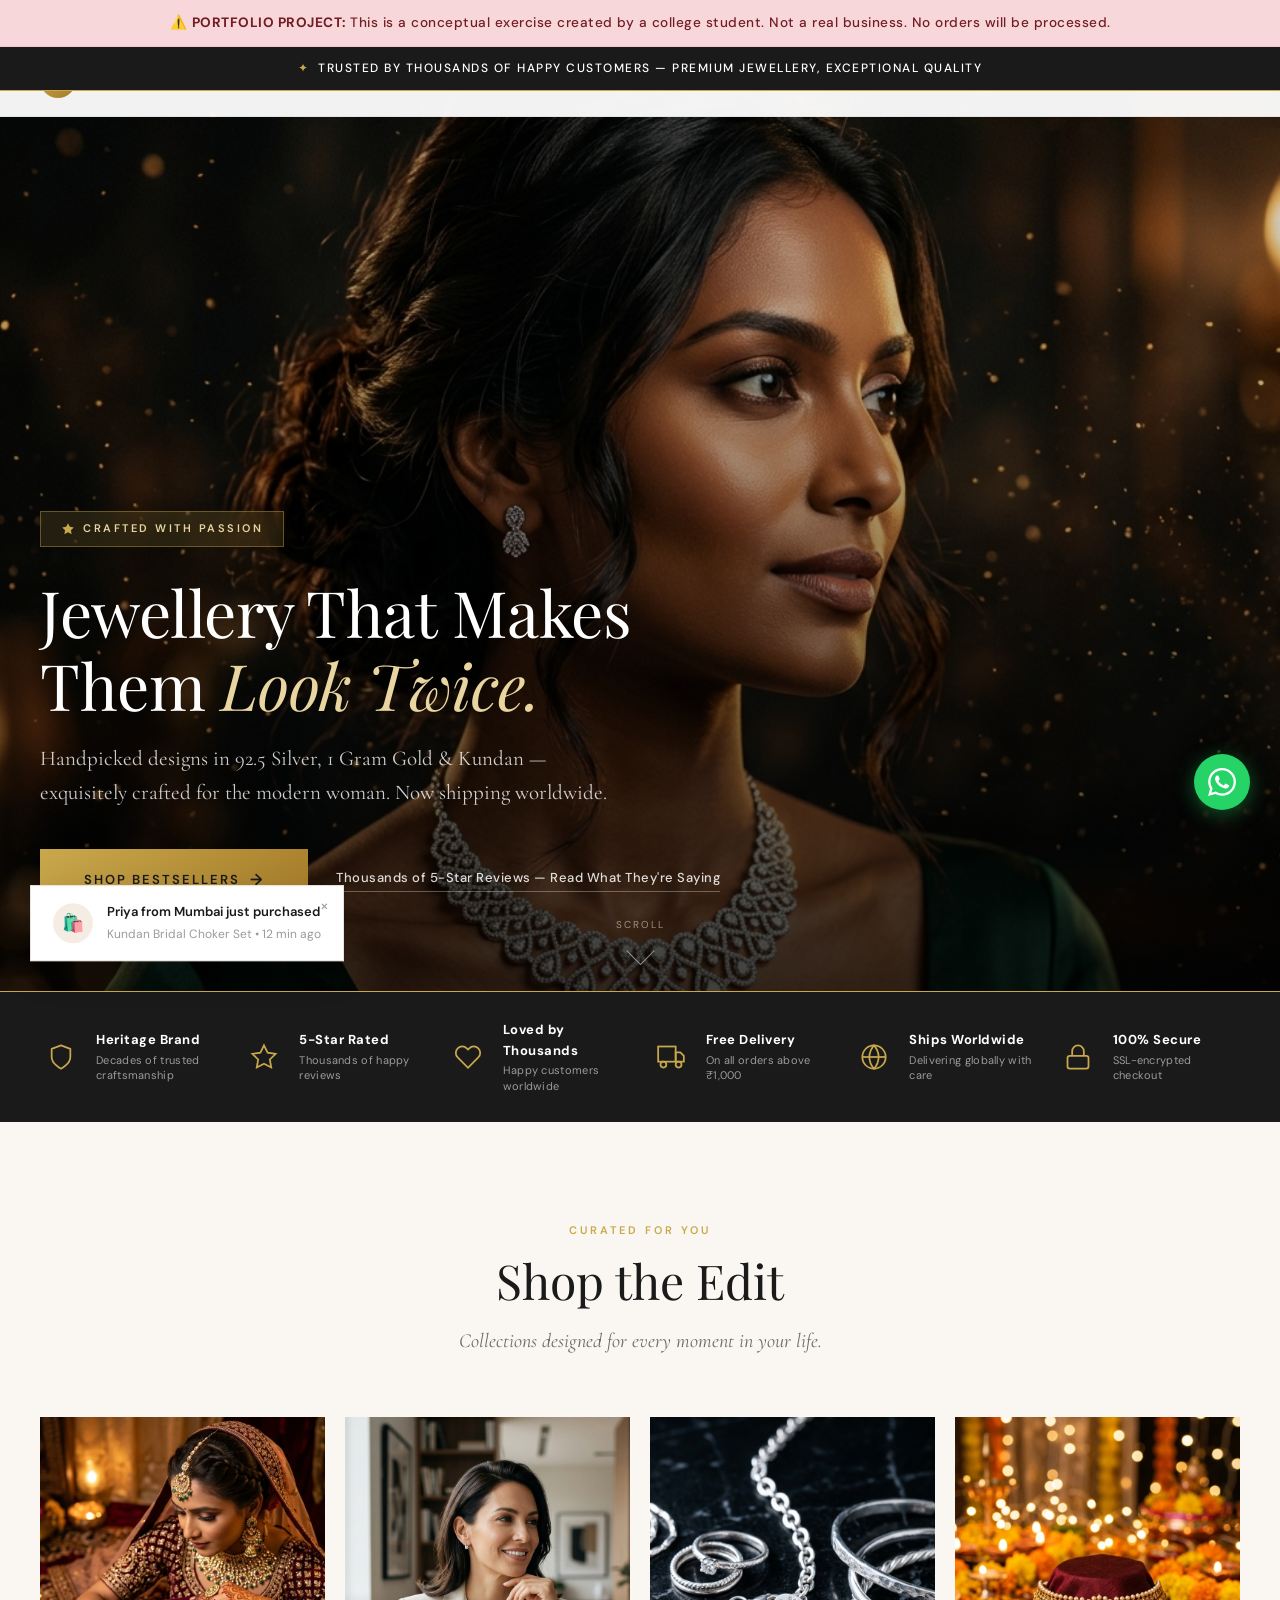
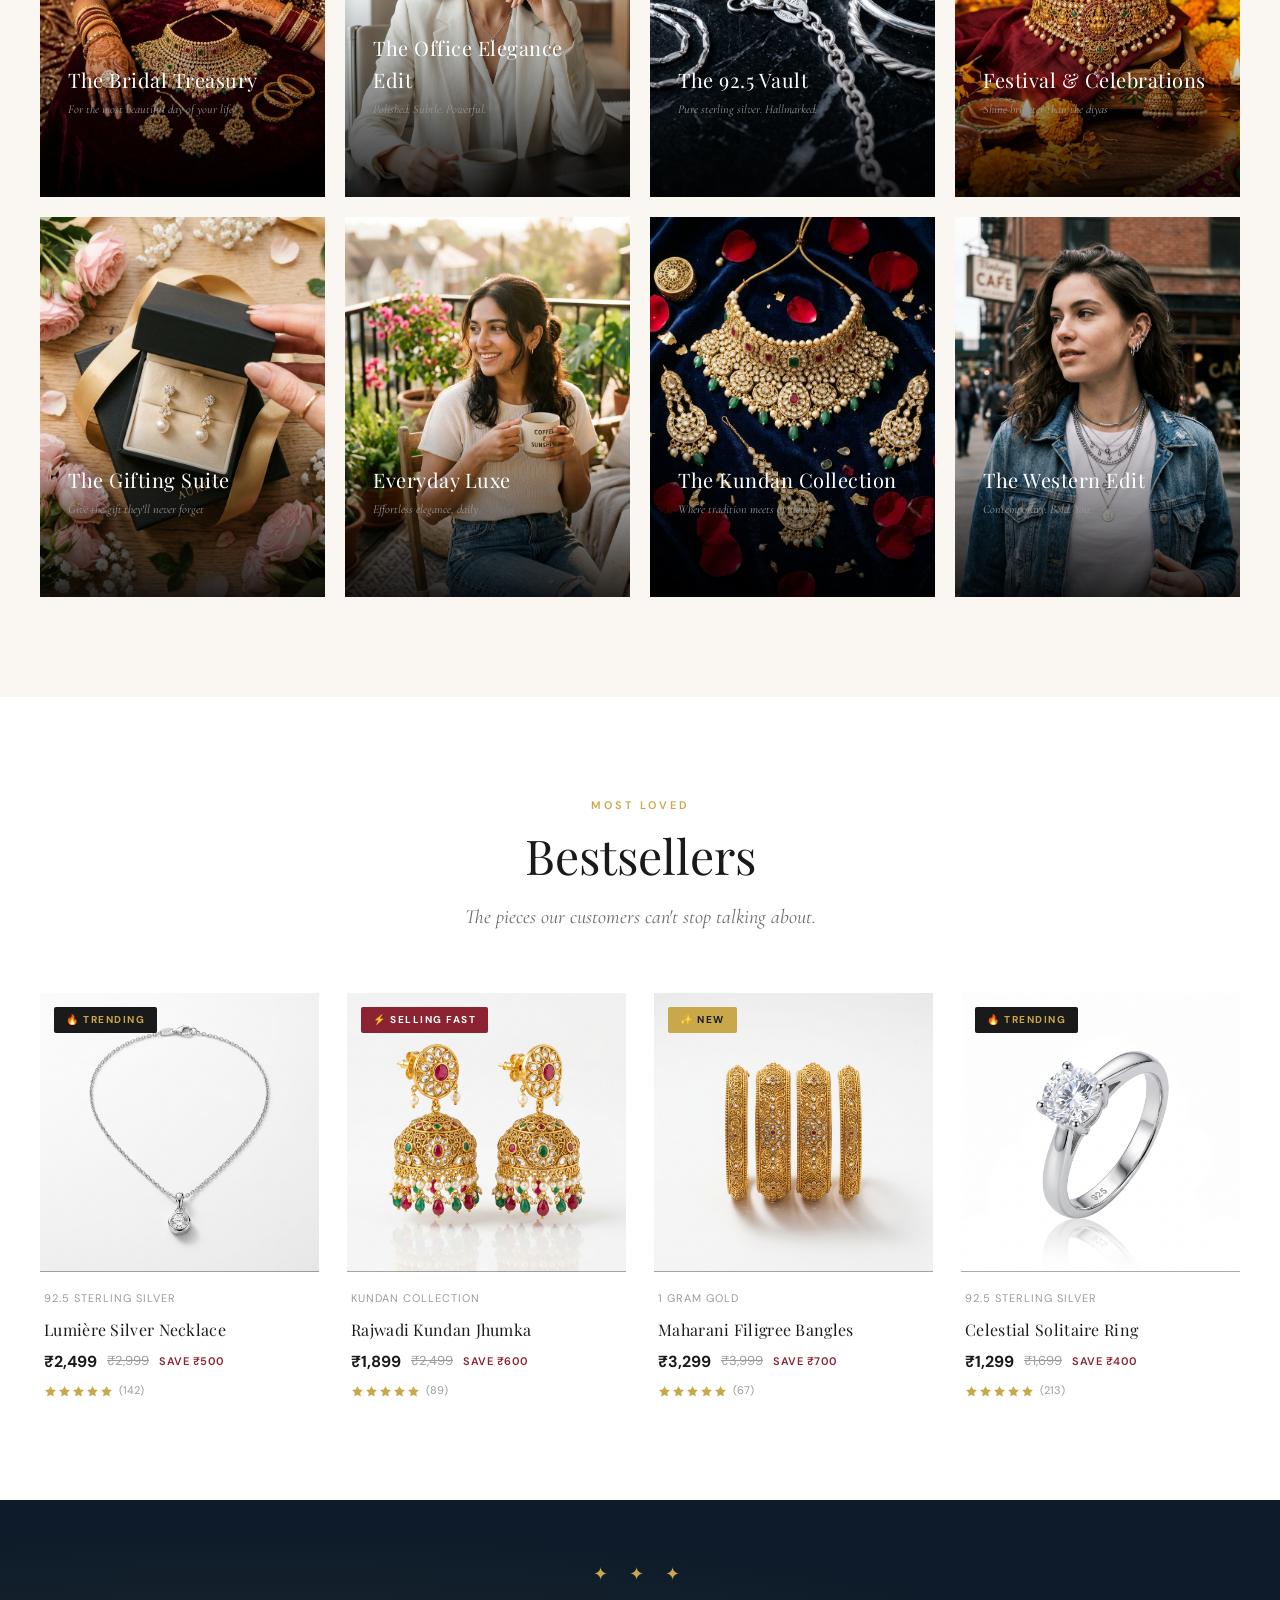
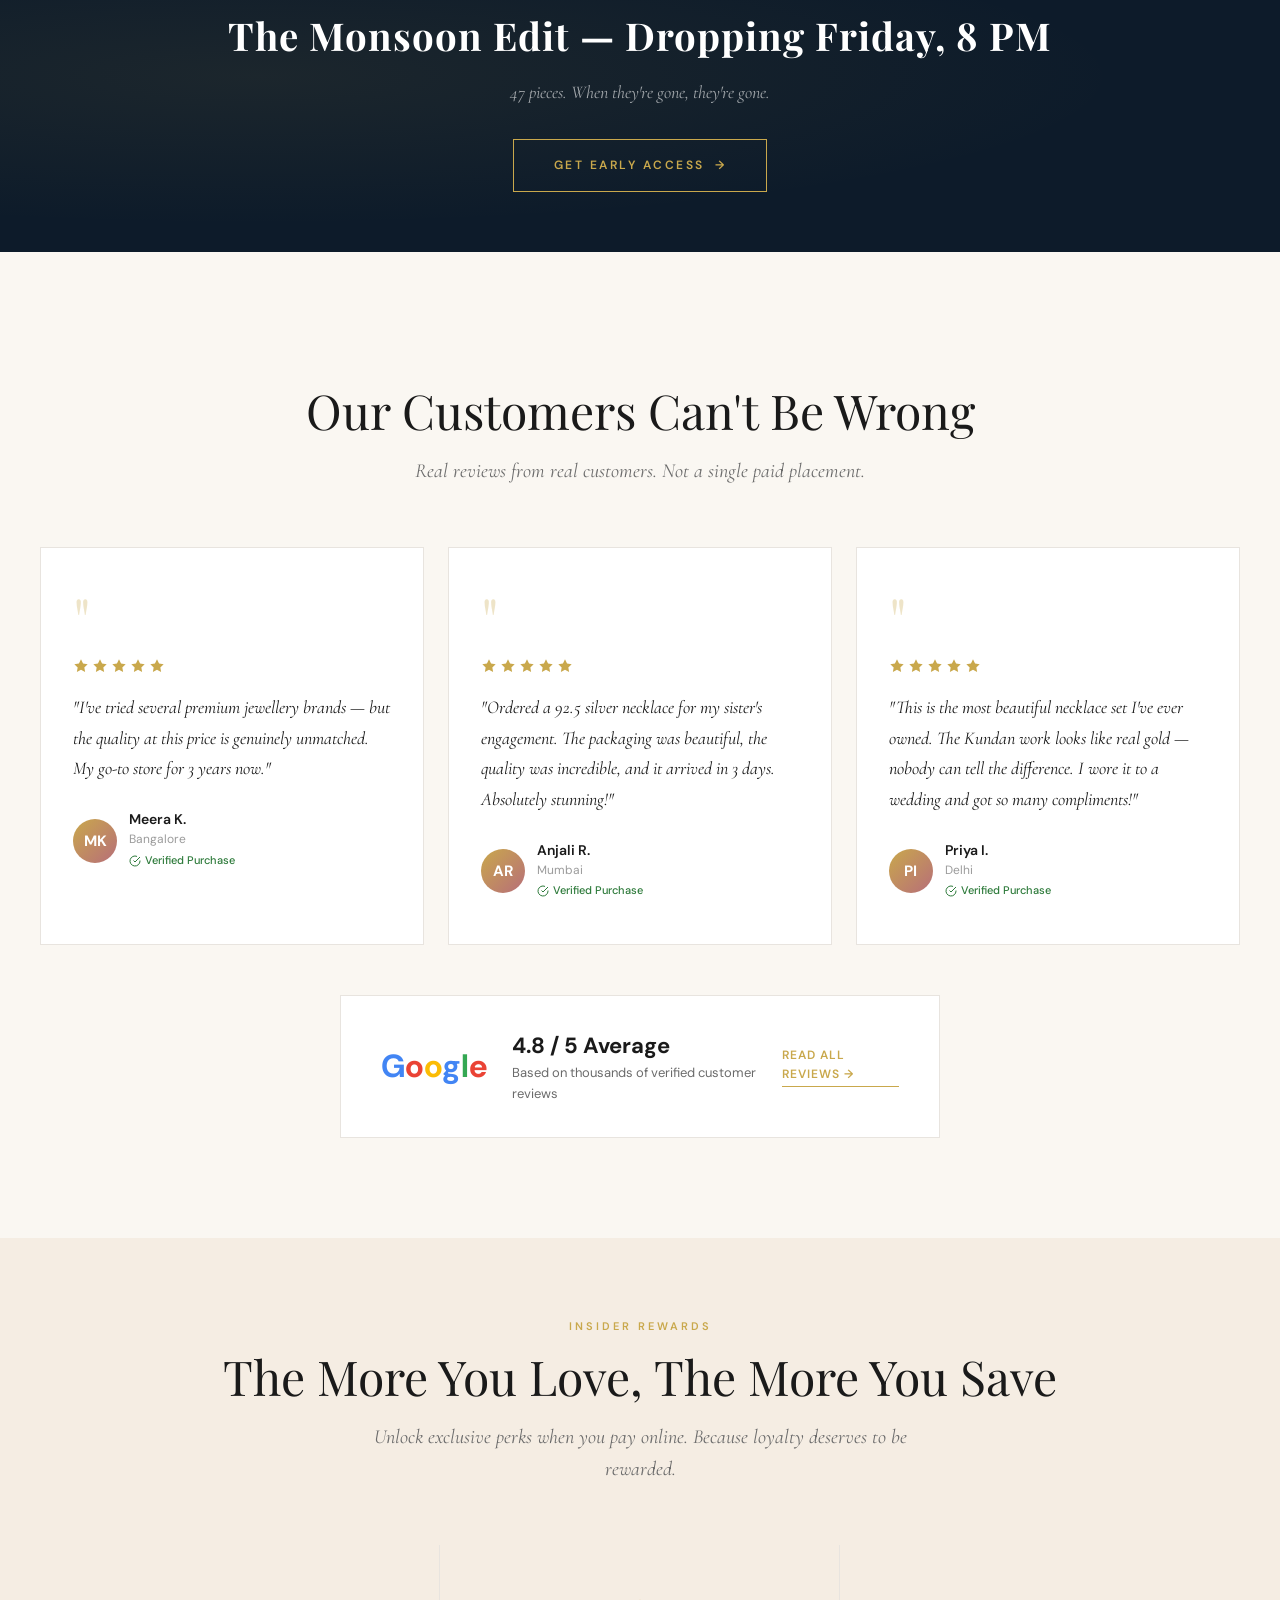
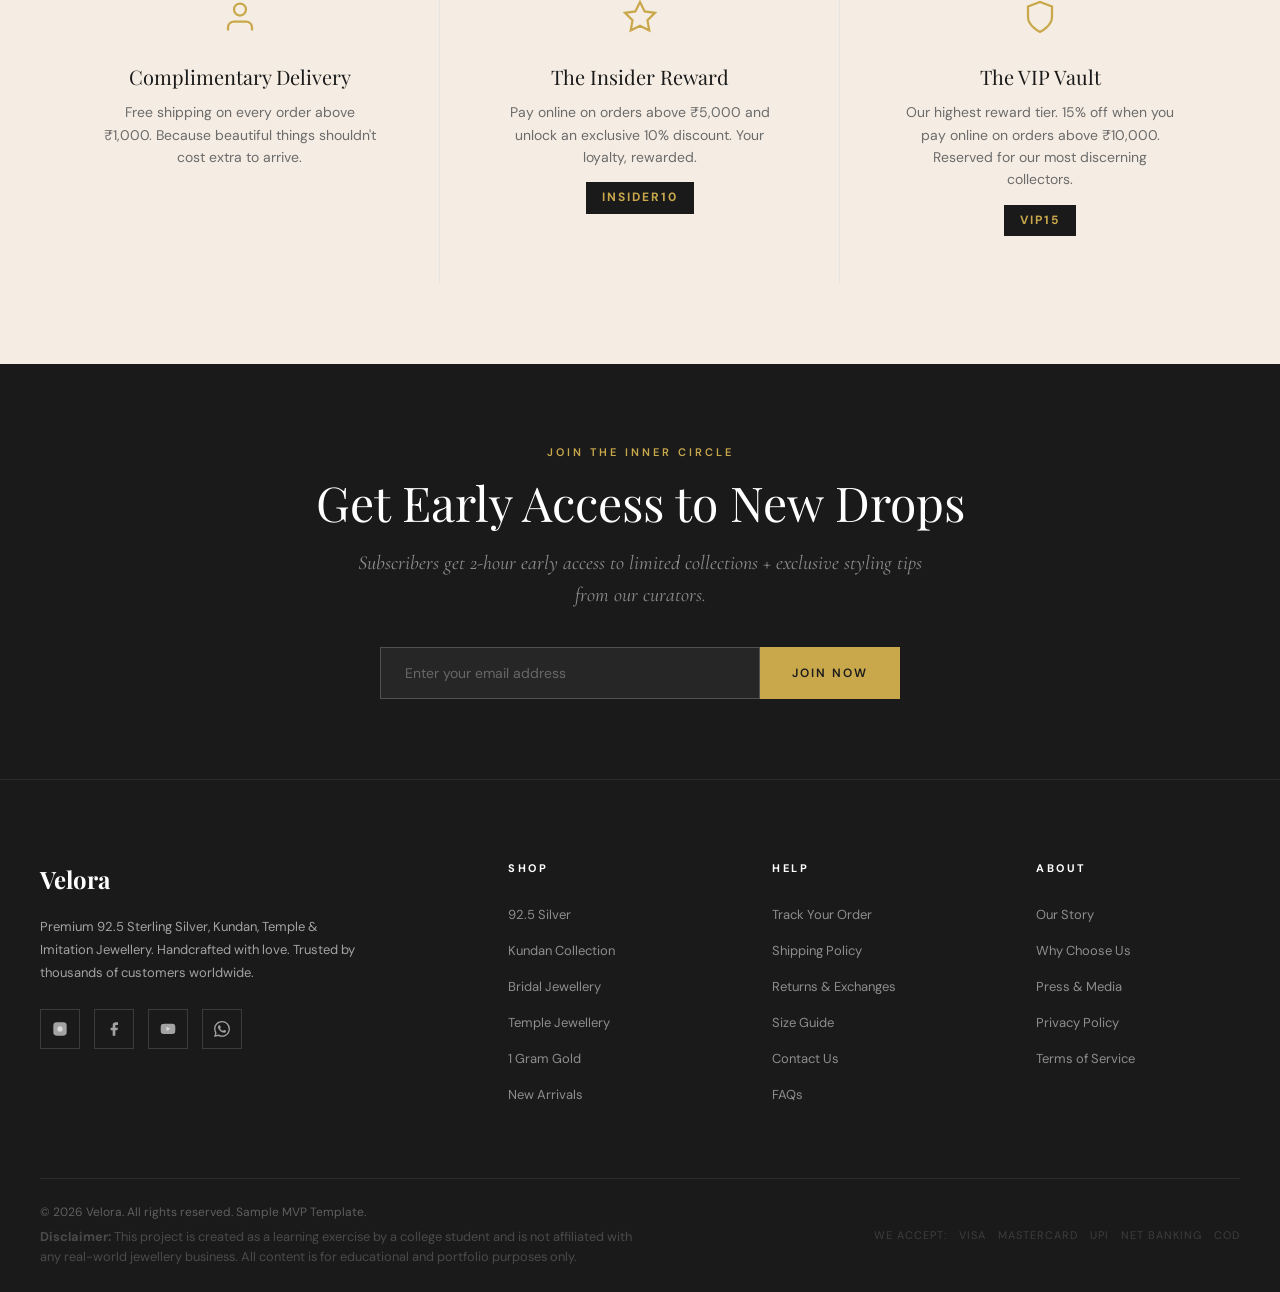
<file: index.html>
<!DOCTYPE html>
<html lang="en">
<head>
  <meta charset="UTF-8">
  <meta name="viewport" content="width=device-width, initial-scale=1.0">
  <title>Velora — Premium Jewellery E-Commerce Template | Sample MVP</title>
  <meta name="description" content="A premium jewellery e-commerce website template. High-conversion design with luxury aesthetics, social proof engine, and optimized product pages. Sample MVP showcase.">

  <!-- Open Graph -->
  <meta property="og:type" content="website">
  <meta property="og:title" content="Velora — Premium Jewellery E-Commerce Template">
  <meta property="og:description" content="A high-conversion luxury jewellery e-commerce template. Sample MVP showcase.">
  <meta property="og:site_name" content="Velora">

  <!-- Google Fonts -->
  <link rel="preconnect" href="https://fonts.googleapis.com">
  <link rel="preconnect" href="https://fonts.gstatic.com" crossorigin>
  <link href="https://fonts.googleapis.com/css2?family=Cormorant+Garamond:ital,wght@0,400;0,600;1,400;1,600&family=DM+Sans:ital,wght@0,400;0,500;0,600;0,700&family=Playfair+Display:ital,wght@0,400;0,700;1,400&display=swap" rel="stylesheet">

  <!-- Stylesheet -->
  <link rel="stylesheet" href="styles.css">
</head>
<body>

  <!-- =============== PORTFOLIO DISCLAIMER =============== -->
  <div style="background-color: #f8d7da; color: #721c24; text-align: center; padding: 12px 20px; font-family: 'DM Sans', sans-serif; font-size: 0.85rem; font-weight: 500; z-index: 9999; position: relative; border-bottom: 1px solid #f5c6cb; letter-spacing: 0.5px;">
    ⚠️ <strong>PORTFOLIO PROJECT:</strong> This is a conceptual exercise created by a college student. Not a real business. No orders will be processed.
  </div>

  <!-- =============== ANNOUNCEMENT BAR =============== -->
  <div class="announcement-bar" id="announcement-bar">
    <div class="announcement-slides">
      <div class="announcement-slide active">
        <span class="gold">✦</span>&nbsp; Trusted by Thousands of Happy Customers — Premium Jewellery, Exceptional Quality
      </div>
      <div class="announcement-slide">
        Free Delivery on Orders ₹1,000+ &nbsp;·&nbsp; 10% Off Prepaid ₹5,000+ &nbsp;·&nbsp; 15% Off Prepaid ₹10,000+
      </div>
      <div class="announcement-slide">
        New: The Monsoon Edit is LIVE — 47 Handpicked Pieces. &nbsp;<span class="gold">Shop Before They Sell Out →</span>
      </div>
    </div>
  </div>

  <!-- =============== HEADER =============== -->
  <header class="main-header" id="main-header">
    <div class="header-inner">
      <a href="/" class="logo">
        <span class="logo-icon">
          <svg width="16" height="16" viewBox="0 0 24 24" fill="currentColor">
            <path d="M12 2L15.09 8.26L22 9.27L17 14.14L18.18 21.02L12 17.77L5.82 21.02L7 14.14L2 9.27L8.91 8.26L12 2Z"/>
          </svg>
        </span>
        Velora
      </a>

      <nav class="nav-links" id="nav-links">
        <a href="#collections">Collections</a>
        <a href="#bestsellers">92.5 Silver</a>
        <a href="#collections">Bridal</a>
        <a href="#bestsellers">Bestsellers</a>
        <a href="#perks">Gifting</a>
        <a href="#reviews">Reviews</a>
      </nav>

      <div class="header-actions">
        <button aria-label="Search">
          <svg width="18" height="18" viewBox="0 0 24 24" fill="none" stroke="currentColor" stroke-width="2">
            <circle cx="11" cy="11" r="8"/><path d="M21 21l-4.35-4.35"/>
          </svg>
        </button>
        <a href="#" aria-label="Account">
          <svg width="18" height="18" viewBox="0 0 24 24" fill="none" stroke="currentColor" stroke-width="2">
            <path d="M20 21v-2a4 4 0 0 0-4-4H8a4 4 0 0 0-4 4v2"/><circle cx="12" cy="7" r="4"/>
          </svg>
        </a>
        <a href="#" aria-label="Cart" style="position:relative">
          <svg width="18" height="18" viewBox="0 0 24 24" fill="none" stroke="currentColor" stroke-width="2">
            <path d="M6 2L3 6v14a2 2 0 0 0 2 2h14a2 2 0 0 0 2-2V6l-3-4z"/><line x1="3" y1="6" x2="21" y2="6"/><path d="M16 10a4 4 0 0 1-8 0"/>
          </svg>
          <span class="cart-count">0</span>
        </a>
        <div class="mobile-menu-toggle" id="mobile-toggle" aria-label="Menu">
          <span></span><span></span><span></span>
        </div>
      </div>
    </div>
  </header>

  <!-- =============== HERO SECTION =============== -->
  <section class="hero" id="hero">
    <div class="hero-bg">
      <img src="images/hero-banner.png" alt="Velora — Premium Jewellery" loading="eager">
    </div>
    <div class="hero-overlay"></div>

    <!-- Floating gold particles -->
    <div class="hero-particles">
      <div class="particle"></div><div class="particle"></div><div class="particle"></div>
      <div class="particle"></div><div class="particle"></div><div class="particle"></div>
      <div class="particle"></div><div class="particle"></div><div class="particle"></div>
      <div class="particle"></div><div class="particle"></div><div class="particle"></div>
    </div>

    <div class="hero-content">
      <div class="hero-badge">
        <svg viewBox="0 0 24 24"><path d="M12 2L15.09 8.26L22 9.27L17 14.14L18.18 21.02L12 17.77L5.82 21.02L7 14.14L2 9.27L8.91 8.26L12 2Z"/></svg>
        Crafted with Passion
      </div>
      <h1>Jewellery That Makes Them <em>Look Twice.</em></h1>
      <p class="hero-sub">
        Handpicked designs in 92.5 Silver, 1 Gram Gold & Kundan — exquisitely crafted for the modern woman. Now shipping worldwide.
      </p>
      <div class="hero-ctas">
        <a href="#bestsellers" class="btn-primary">
          Shop Bestsellers <span class="arrow">→</span>
        </a>
        <a href="#reviews" class="btn-secondary-link">Thousands of 5-Star Reviews — Read What They're Saying</a>
      </div>
    </div>

    <div class="scroll-indicator">
      <span>Scroll</span>
      <div class="chevron"></div>
    </div>
  </section>

  <!-- =============== TRUST BAR =============== -->
  <section class="trust-bar" id="trust-bar">
    <div class="trust-bar-inner">
      <!-- 1: Established -->
      <div class="trust-item" data-delay="0">
        <div class="trust-icon">
          <svg viewBox="0 0 24 24"><path d="M12 22s8-4 8-10V5l-8-3-8 3v7c0 6 8 10 8 10z" stroke-linecap="round" stroke-linejoin="round"/></svg>
        </div>
        <div class="trust-text">
          <h4>Heritage Brand</h4>
          <p>Decades of trusted craftsmanship</p>
        </div>
      </div>
      <!-- 2: Reviews -->
      <div class="trust-item" data-delay="100">
        <div class="trust-icon">
          <svg viewBox="0 0 24 24"><polygon points="12 2 15.09 8.26 22 9.27 17 14.14 18.18 21.02 12 17.77 5.82 21.02 7 14.14 2 9.27 8.91 8.26 12 2"/></svg>
        </div>
        <div class="trust-text">
          <h4>5-Star Rated</h4>
          <p>Thousands of happy reviews</p>
        </div>
      </div>
      <!-- 3: Customers -->
      <div class="trust-item" data-delay="200">
        <div class="trust-icon">
          <svg viewBox="0 0 24 24"><path d="M20.84 4.61a5.5 5.5 0 0 0-7.78 0L12 5.67l-1.06-1.06a5.5 5.5 0 0 0-7.78 7.78l1.06 1.06L12 21.23l7.78-7.78 1.06-1.06a5.5 5.5 0 0 0 0-7.78z"/></svg>
        </div>
        <div class="trust-text">
          <h4>Loved by Thousands</h4>
          <p>Happy customers worldwide</p>
        </div>
      </div>
      <!-- 4: Free Delivery -->
      <div class="trust-item" data-delay="300">
        <div class="trust-icon">
          <svg viewBox="0 0 24 24"><rect x="1" y="3" width="15" height="13"/><polygon points="16 8 20 8 23 11 23 16 16 16 16 8"/><circle cx="5.5" cy="18.5" r="2.5"/><circle cx="18.5" cy="18.5" r="2.5"/></svg>
        </div>
        <div class="trust-text">
          <h4>Free Delivery</h4>
          <p>On all orders above ₹1,000</p>
        </div>
      </div>
      <!-- 5: Worldwide -->
      <div class="trust-item" data-delay="400">
        <div class="trust-icon">
          <svg viewBox="0 0 24 24"><circle cx="12" cy="12" r="10"/><line x1="2" y1="12" x2="22" y2="12"/><path d="M12 2a15.3 15.3 0 0 1 4 10 15.3 15.3 0 0 1-4 10 15.3 15.3 0 0 1-4-10 15.3 15.3 0 0 1 4-10z"/></svg>
        </div>
        <div class="trust-text">
          <h4>Ships Worldwide</h4>
          <p>Delivering globally with care</p>
        </div>
      </div>
      <!-- 6: Secure -->
      <div class="trust-item" data-delay="500">
        <div class="trust-icon">
          <svg viewBox="0 0 24 24"><rect x="3" y="11" width="18" height="11" rx="2" ry="2"/><path d="M7 11V7a5 5 0 0 1 10 0v4"/></svg>
        </div>
        <div class="trust-text">
          <h4>100% Secure</h4>
          <p>SSL-encrypted checkout</p>
        </div>
      </div>
    </div>
  </section>

  <!-- =============== COLLECTIONS (Lifestyle) =============== -->
  <section class="collections" id="collections">
    <div class="container">
      <div class="section-header">
        <p class="eyebrow fade-up">Curated for You</p>
        <h2 class="section-title fade-up stagger-1">Shop the Edit</h2>
        <p class="section-subtitle fade-up stagger-2">Collections designed for every moment in your life.</p>
      </div>

      <div class="collections-grid">
        <!-- Card 1 -->
        <div class="collection-card fade-up stagger-1">
          <div class="collection-card-img">
            <img src="images/collection-bridal.png" alt="The Bridal Treasury" loading="lazy">
          </div>
          <div class="collection-card-overlay">
            <h3>The Bridal Treasury</h3>
            <p class="tagline">For the most beautiful day of your life</p>
            <span class="card-cta">Explore Bridal <span class="cta-arrow">→</span></span>
          </div>
        </div>
        <!-- Card 2 -->
        <div class="collection-card fade-up stagger-2">
          <div class="collection-card-img">
            <img src="images/collection-office.png" alt="The Office Elegance Edit" loading="lazy">
          </div>
          <div class="collection-card-overlay">
            <h3>The Office Elegance Edit</h3>
            <p class="tagline">Polished. Subtle. Powerful.</p>
            <span class="card-cta">Shop Office Wear <span class="cta-arrow">→</span></span>
          </div>
        </div>
        <!-- Card 3 -->
        <div class="collection-card fade-up stagger-3">
          <div class="collection-card-img">
            <img src="images/collection-silver.png" alt="Pure Silver — The 92.5 Vault" loading="lazy">
          </div>
          <div class="collection-card-overlay">
            <h3>The 92.5 Vault</h3>
            <p class="tagline">Pure sterling silver. Hallmarked.</p>
            <span class="card-cta">Unlock the Vault <span class="cta-arrow">→</span></span>
          </div>
        </div>
        <!-- Card 4 -->
        <div class="collection-card fade-up stagger-4">
          <div class="collection-card-img">
            <img src="images/collection-festive.png" alt="Festival & Celebrations" loading="lazy">
          </div>
          <div class="collection-card-overlay">
            <h3>Festival & Celebrations</h3>
            <p class="tagline">Shine brighter than the diyas</p>
            <span class="card-cta">Get Festive <span class="cta-arrow">→</span></span>
          </div>
        </div>
        <!-- Card 5 -->
        <div class="collection-card fade-up stagger-1">
          <div class="collection-card-img">
            <img src="images/collection-gifting.png" alt="The Gifting Suite" loading="lazy">
          </div>
          <div class="collection-card-overlay">
            <h3>The Gifting Suite</h3>
            <p class="tagline">Give the gift they'll never forget</p>
            <span class="card-cta">Find the Perfect Gift <span class="cta-arrow">→</span></span>
          </div>
        </div>
        <!-- Card 6 -->
        <div class="collection-card fade-up stagger-2">
          <div class="collection-card-img">
            <img src="images/collection-everyday.png" alt="Everyday Luxe" loading="lazy">
          </div>
          <div class="collection-card-overlay">
            <h3>Everyday Luxe</h3>
            <p class="tagline">Effortless elegance, daily</p>
            <span class="card-cta">Wear It Daily <span class="cta-arrow">→</span></span>
          </div>
        </div>
        <!-- Card 7 -->
        <div class="collection-card fade-up stagger-3">
          <div class="collection-card-img">
            <img src="images/collection-kundan.png" alt="The Kundan Collection" loading="lazy">
          </div>
          <div class="collection-card-overlay">
            <h3>The Kundan Collection</h3>
            <p class="tagline">Where tradition meets opulence</p>
            <span class="card-cta">Discover Kundan <span class="cta-arrow">→</span></span>
          </div>
        </div>
        <!-- Card 8 -->
        <div class="collection-card fade-up stagger-4">
          <div class="collection-card-img">
            <img src="images/collection-western.png" alt="The Western Edit" loading="lazy">
          </div>
          <div class="collection-card-overlay">
            <h3>The Western Edit</h3>
            <p class="tagline">Contemporary. Bold. You.</p>
            <span class="card-cta">Shop Western <span class="cta-arrow">→</span></span>
          </div>
        </div>
      </div>
    </div>
  </section>

  <!-- =============== BESTSELLERS =============== -->
  <section class="bestsellers" id="bestsellers">
    <div class="container">
      <div class="section-header">
        <p class="eyebrow fade-up">Most Loved</p>
        <h2 class="section-title fade-up stagger-1">Bestsellers</h2>
        <p class="section-subtitle fade-up stagger-2">The pieces our customers can't stop talking about.</p>
      </div>

      <div class="products-grid">
        <!-- Product 1 -->
        <div class="product-card fade-up stagger-1">
          <div class="product-card-image">
            <span class="product-badge trending">🔥 Trending</span>
            <img src="images/product-necklace-1.png" alt="Lumière Silver Necklace" loading="lazy">
            <div class="product-quick-add">Quick Add</div>
          </div>
          <div class="product-card-info">
            <p class="product-category">92.5 Sterling Silver</p>
            <h3 class="product-name">Lumière Silver Necklace</h3>
            <div class="product-price">
              <span class="current">₹2,499</span>
              <span class="original">₹2,999</span>
              <span class="save">SAVE ₹500</span>
            </div>
            <div class="product-stars">
              <div class="stars">
                <svg viewBox="0 0 24 24"><polygon points="12 2 15.09 8.26 22 9.27 17 14.14 18.18 21.02 12 17.77 5.82 21.02 7 14.14 2 9.27 8.91 8.26 12 2"/></svg>
                <svg viewBox="0 0 24 24"><polygon points="12 2 15.09 8.26 22 9.27 17 14.14 18.18 21.02 12 17.77 5.82 21.02 7 14.14 2 9.27 8.91 8.26 12 2"/></svg>
                <svg viewBox="0 0 24 24"><polygon points="12 2 15.09 8.26 22 9.27 17 14.14 18.18 21.02 12 17.77 5.82 21.02 7 14.14 2 9.27 8.91 8.26 12 2"/></svg>
                <svg viewBox="0 0 24 24"><polygon points="12 2 15.09 8.26 22 9.27 17 14.14 18.18 21.02 12 17.77 5.82 21.02 7 14.14 2 9.27 8.91 8.26 12 2"/></svg>
                <svg viewBox="0 0 24 24"><polygon points="12 2 15.09 8.26 22 9.27 17 14.14 18.18 21.02 12 17.77 5.82 21.02 7 14.14 2 9.27 8.91 8.26 12 2"/></svg>
              </div>
              <span class="review-count">(142)</span>
            </div>
          </div>
        </div>

        <!-- Product 2 -->
        <div class="product-card fade-up stagger-2">
          <div class="product-card-image">
            <span class="product-badge selling-fast">⚡ Selling Fast</span>
            <img src="images/product-earrings-1.png" alt="Rajwadi Kundan Jhumka" loading="lazy">
            <div class="product-quick-add">Quick Add</div>
          </div>
          <div class="product-card-info">
            <p class="product-category">Kundan Collection</p>
            <h3 class="product-name">Rajwadi Kundan Jhumka</h3>
            <div class="product-price">
              <span class="current">₹1,899</span>
              <span class="original">₹2,499</span>
              <span class="save">SAVE ₹600</span>
            </div>
            <div class="product-stars">
              <div class="stars">
                <svg viewBox="0 0 24 24"><polygon points="12 2 15.09 8.26 22 9.27 17 14.14 18.18 21.02 12 17.77 5.82 21.02 7 14.14 2 9.27 8.91 8.26 12 2"/></svg>
                <svg viewBox="0 0 24 24"><polygon points="12 2 15.09 8.26 22 9.27 17 14.14 18.18 21.02 12 17.77 5.82 21.02 7 14.14 2 9.27 8.91 8.26 12 2"/></svg>
                <svg viewBox="0 0 24 24"><polygon points="12 2 15.09 8.26 22 9.27 17 14.14 18.18 21.02 12 17.77 5.82 21.02 7 14.14 2 9.27 8.91 8.26 12 2"/></svg>
                <svg viewBox="0 0 24 24"><polygon points="12 2 15.09 8.26 22 9.27 17 14.14 18.18 21.02 12 17.77 5.82 21.02 7 14.14 2 9.27 8.91 8.26 12 2"/></svg>
                <svg viewBox="0 0 24 24"><polygon points="12 2 15.09 8.26 22 9.27 17 14.14 18.18 21.02 12 17.77 5.82 21.02 7 14.14 2 9.27 8.91 8.26 12 2"/></svg>
              </div>
              <span class="review-count">(89)</span>
            </div>
          </div>
        </div>

        <!-- Product 3 -->
        <div class="product-card fade-up stagger-3">
          <div class="product-card-image">
            <span class="product-badge new">✨ New</span>
            <img src="images/product-bangle-1.png" alt="Maharani Filigree Bangles" loading="lazy">
            <div class="product-quick-add">Quick Add</div>
          </div>
          <div class="product-card-info">
            <p class="product-category">1 Gram Gold</p>
            <h3 class="product-name">Maharani Filigree Bangles</h3>
            <div class="product-price">
              <span class="current">₹3,299</span>
              <span class="original">₹3,999</span>
              <span class="save">SAVE ₹700</span>
            </div>
            <div class="product-stars">
              <div class="stars">
                <svg viewBox="0 0 24 24"><polygon points="12 2 15.09 8.26 22 9.27 17 14.14 18.18 21.02 12 17.77 5.82 21.02 7 14.14 2 9.27 8.91 8.26 12 2"/></svg>
                <svg viewBox="0 0 24 24"><polygon points="12 2 15.09 8.26 22 9.27 17 14.14 18.18 21.02 12 17.77 5.82 21.02 7 14.14 2 9.27 8.91 8.26 12 2"/></svg>
                <svg viewBox="0 0 24 24"><polygon points="12 2 15.09 8.26 22 9.27 17 14.14 18.18 21.02 12 17.77 5.82 21.02 7 14.14 2 9.27 8.91 8.26 12 2"/></svg>
                <svg viewBox="0 0 24 24"><polygon points="12 2 15.09 8.26 22 9.27 17 14.14 18.18 21.02 12 17.77 5.82 21.02 7 14.14 2 9.27 8.91 8.26 12 2"/></svg>
                <svg viewBox="0 0 24 24"><polygon points="12 2 15.09 8.26 22 9.27 17 14.14 18.18 21.02 12 17.77 5.82 21.02 7 14.14 2 9.27 8.91 8.26 12 2"/></svg>
              </div>
              <span class="review-count">(67)</span>
            </div>
          </div>
        </div>

        <!-- Product 4 -->
        <div class="product-card fade-up stagger-4">
          <div class="product-card-image">
            <span class="product-badge trending">🔥 Trending</span>
            <img src="images/product-ring-1.png" alt="Celestial Solitaire Ring" loading="lazy">
            <div class="product-quick-add">Quick Add</div>
          </div>
          <div class="product-card-info">
            <p class="product-category">92.5 Sterling Silver</p>
            <h3 class="product-name">Celestial Solitaire Ring</h3>
            <div class="product-price">
              <span class="current">₹1,299</span>
              <span class="original">₹1,699</span>
              <span class="save">SAVE ₹400</span>
            </div>
            <div class="product-stars">
              <div class="stars">
                <svg viewBox="0 0 24 24"><polygon points="12 2 15.09 8.26 22 9.27 17 14.14 18.18 21.02 12 17.77 5.82 21.02 7 14.14 2 9.27 8.91 8.26 12 2"/></svg>
                <svg viewBox="0 0 24 24"><polygon points="12 2 15.09 8.26 22 9.27 17 14.14 18.18 21.02 12 17.77 5.82 21.02 7 14.14 2 9.27 8.91 8.26 12 2"/></svg>
                <svg viewBox="0 0 24 24"><polygon points="12 2 15.09 8.26 22 9.27 17 14.14 18.18 21.02 12 17.77 5.82 21.02 7 14.14 2 9.27 8.91 8.26 12 2"/></svg>
                <svg viewBox="0 0 24 24"><polygon points="12 2 15.09 8.26 22 9.27 17 14.14 18.18 21.02 12 17.77 5.82 21.02 7 14.14 2 9.27 8.91 8.26 12 2"/></svg>
                <svg viewBox="0 0 24 24"><polygon points="12 2 15.09 8.26 22 9.27 17 14.14 18.18 21.02 12 17.77 5.82 21.02 7 14.14 2 9.27 8.91 8.26 12 2"/></svg>
              </div>
              <span class="review-count">(213)</span>
            </div>
          </div>
        </div>
      </div>
    </div>
  </section>

  <!-- =============== VIP PROMO BANNER =============== -->
  <section class="promo-banner">
    <div class="container">
      <div class="promo-inner">
        <div class="promo-star">✦ ✦ ✦</div>
        <h2>The Monsoon Edit — Dropping Friday, 8 PM</h2>
        <p>47 pieces. When they're gone, they're gone.</p>
        <a href="#" class="btn-outline-gold">
          Get Early Access <span class="arrow">→</span>
        </a>
      </div>
    </div>
  </section>

  <!-- =============== REVIEWS (SOCIAL PROOF) =============== -->
  <section class="reviews-section" id="reviews">
    <div class="container">
      <div class="section-header">
        <p class="eyebrow fade-up">What They're Saying</p>
        <h2 class="section-title fade-up stagger-1">Our Customers Can't Be Wrong</h2>
        <p class="section-subtitle fade-up stagger-2">Real reviews from real customers. Not a single paid placement.</p>
      </div>

      <div class="reviews-carousel" id="reviews-carousel">
        <!-- Review 1 -->
        <div class="review-card">
          <div class="quote-mark">"</div>
          <div class="review-stars">
            <svg viewBox="0 0 24 24" width="16" height="16"><polygon points="12 2 15.09 8.26 22 9.27 17 14.14 18.18 21.02 12 17.77 5.82 21.02 7 14.14 2 9.27 8.91 8.26 12 2" fill="#C9A84C"/></svg>
            <svg viewBox="0 0 24 24" width="16" height="16"><polygon points="12 2 15.09 8.26 22 9.27 17 14.14 18.18 21.02 12 17.77 5.82 21.02 7 14.14 2 9.27 8.91 8.26 12 2" fill="#C9A84C"/></svg>
            <svg viewBox="0 0 24 24" width="16" height="16"><polygon points="12 2 15.09 8.26 22 9.27 17 14.14 18.18 21.02 12 17.77 5.82 21.02 7 14.14 2 9.27 8.91 8.26 12 2" fill="#C9A84C"/></svg>
            <svg viewBox="0 0 24 24" width="16" height="16"><polygon points="12 2 15.09 8.26 22 9.27 17 14.14 18.18 21.02 12 17.77 5.82 21.02 7 14.14 2 9.27 8.91 8.26 12 2" fill="#C9A84C"/></svg>
            <svg viewBox="0 0 24 24" width="16" height="16"><polygon points="12 2 15.09 8.26 22 9.27 17 14.14 18.18 21.02 12 17.77 5.82 21.02 7 14.14 2 9.27 8.91 8.26 12 2" fill="#C9A84C"/></svg>
          </div>
          <p class="review-text">"I've tried several premium jewellery brands — but the quality at this price is genuinely unmatched. My go-to store for 3 years now."</p>
          <div class="reviewer">
            <div class="reviewer-avatar">MK</div>
            <div class="reviewer-info">
              <p class="reviewer-name">Meera K.</p>
              <p class="reviewer-location">Bangalore</p>
              <p class="verified-badge">
                <svg viewBox="0 0 24 24"><path d="M22 11.08V12a10 10 0 1 1-5.93-9.14" fill="none" stroke="#2D7A3A" stroke-width="2"/><polyline points="22 4 12 14.01 9 11.01" fill="none" stroke="#2D7A3A" stroke-width="2"/></svg>
                Verified Purchase
              </p>
            </div>
          </div>
        </div>

        <!-- Review 2 -->
        <div class="review-card">
          <div class="quote-mark">"</div>
          <div class="review-stars">
            <svg viewBox="0 0 24 24" width="16" height="16"><polygon points="12 2 15.09 8.26 22 9.27 17 14.14 18.18 21.02 12 17.77 5.82 21.02 7 14.14 2 9.27 8.91 8.26 12 2" fill="#C9A84C"/></svg>
            <svg viewBox="0 0 24 24" width="16" height="16"><polygon points="12 2 15.09 8.26 22 9.27 17 14.14 18.18 21.02 12 17.77 5.82 21.02 7 14.14 2 9.27 8.91 8.26 12 2" fill="#C9A84C"/></svg>
            <svg viewBox="0 0 24 24" width="16" height="16"><polygon points="12 2 15.09 8.26 22 9.27 17 14.14 18.18 21.02 12 17.77 5.82 21.02 7 14.14 2 9.27 8.91 8.26 12 2" fill="#C9A84C"/></svg>
            <svg viewBox="0 0 24 24" width="16" height="16"><polygon points="12 2 15.09 8.26 22 9.27 17 14.14 18.18 21.02 12 17.77 5.82 21.02 7 14.14 2 9.27 8.91 8.26 12 2" fill="#C9A84C"/></svg>
            <svg viewBox="0 0 24 24" width="16" height="16"><polygon points="12 2 15.09 8.26 22 9.27 17 14.14 18.18 21.02 12 17.77 5.82 21.02 7 14.14 2 9.27 8.91 8.26 12 2" fill="#C9A84C"/></svg>
          </div>
          <p class="review-text">"Ordered a 92.5 silver necklace for my sister's engagement. The packaging was beautiful, the quality was incredible, and it arrived in 3 days. Absolutely stunning!"</p>
          <div class="reviewer">
            <div class="reviewer-avatar">AR</div>
            <div class="reviewer-info">
              <p class="reviewer-name">Anjali R.</p>
              <p class="reviewer-location">Mumbai</p>
              <p class="verified-badge">
                <svg viewBox="0 0 24 24"><path d="M22 11.08V12a10 10 0 1 1-5.93-9.14" fill="none" stroke="#2D7A3A" stroke-width="2"/><polyline points="22 4 12 14.01 9 11.01" fill="none" stroke="#2D7A3A" stroke-width="2"/></svg>
                Verified Purchase
              </p>
            </div>
          </div>
        </div>

        <!-- Review 3 -->
        <div class="review-card">
          <div class="quote-mark">"</div>
          <div class="review-stars">
            <svg viewBox="0 0 24 24" width="16" height="16"><polygon points="12 2 15.09 8.26 22 9.27 17 14.14 18.18 21.02 12 17.77 5.82 21.02 7 14.14 2 9.27 8.91 8.26 12 2" fill="#C9A84C"/></svg>
            <svg viewBox="0 0 24 24" width="16" height="16"><polygon points="12 2 15.09 8.26 22 9.27 17 14.14 18.18 21.02 12 17.77 5.82 21.02 7 14.14 2 9.27 8.91 8.26 12 2" fill="#C9A84C"/></svg>
            <svg viewBox="0 0 24 24" width="16" height="16"><polygon points="12 2 15.09 8.26 22 9.27 17 14.14 18.18 21.02 12 17.77 5.82 21.02 7 14.14 2 9.27 8.91 8.26 12 2" fill="#C9A84C"/></svg>
            <svg viewBox="0 0 24 24" width="16" height="16"><polygon points="12 2 15.09 8.26 22 9.27 17 14.14 18.18 21.02 12 17.77 5.82 21.02 7 14.14 2 9.27 8.91 8.26 12 2" fill="#C9A84C"/></svg>
            <svg viewBox="0 0 24 24" width="16" height="16"><polygon points="12 2 15.09 8.26 22 9.27 17 14.14 18.18 21.02 12 17.77 5.82 21.02 7 14.14 2 9.27 8.91 8.26 12 2" fill="#C9A84C"/></svg>
          </div>
          <p class="review-text">"This is the most beautiful necklace set I've ever owned. The Kundan work looks like real gold — nobody can tell the difference. I wore it to a wedding and got so many compliments!"</p>
          <div class="reviewer">
            <div class="reviewer-avatar">PI</div>
            <div class="reviewer-info">
              <p class="reviewer-name">Priya I.</p>
              <p class="reviewer-location">Delhi</p>
              <p class="verified-badge">
                <svg viewBox="0 0 24 24"><path d="M22 11.08V12a10 10 0 1 1-5.93-9.14" fill="none" stroke="#2D7A3A" stroke-width="2"/><polyline points="22 4 12 14.01 9 11.01" fill="none" stroke="#2D7A3A" stroke-width="2"/></svg>
                Verified Purchase
              </p>
            </div>
          </div>
        </div>
      </div>

      <!-- Aggregate Trust Block -->
      <div class="review-aggregate fade-up">
        <div class="google-icon">
          <span class="g-blue">G</span><span class="g-red">o</span><span class="g-yellow">o</span><span class="g-blue">g</span><span class="g-green">l</span><span class="g-red">e</span>
        </div>
        <div class="agg-info">
          <p class="agg-score">4.8 / 5 Average</p>
          <p class="agg-text">Based on thousands of verified customer reviews</p>
        </div>
        <a href="#" class="agg-link">Read All Reviews →</a>
      </div>
    </div>
  </section>

  <!-- =============== PERKS (Prepaid Offers Rewritten) =============== -->
  <section class="perks-section" id="perks">
    <div class="container">
      <div class="section-header">
        <p class="eyebrow fade-up">Insider Rewards</p>
        <h2 class="section-title fade-up stagger-1">The More You Love, The More You Save</h2>
        <p class="section-subtitle fade-up stagger-2">Unlock exclusive perks when you pay online. Because loyalty deserves to be rewarded.</p>
      </div>

      <div class="perks-grid">
        <div class="perk-card fade-up stagger-1">
          <div class="perk-icon">
            <svg viewBox="0 0 24 24"><path d="M20 21v-2a4 4 0 0 0-4-4H8a4 4 0 0 0-4 4v2"/><circle cx="12" cy="7" r="4"/></svg>
          </div>
          <h3>Complimentary Delivery</h3>
          <p>Free shipping on every order above ₹1,000. Because beautiful things shouldn't cost extra to arrive.</p>
        </div>

        <div class="perk-card fade-up stagger-2">
          <div class="perk-icon">
            <svg viewBox="0 0 24 24"><polygon points="12 2 15.09 8.26 22 9.27 17 14.14 18.18 21.02 12 17.77 5.82 21.02 7 14.14 2 9.27 8.91 8.26 12 2"/></svg>
          </div>
          <h3>The Insider Reward</h3>
          <p>Pay online on orders above ₹5,000 and unlock an exclusive 10% discount. Your loyalty, rewarded.</p>
          <span class="perk-code">INSIDER10</span>
        </div>

        <div class="perk-card fade-up stagger-3">
          <div class="perk-icon">
            <svg viewBox="0 0 24 24"><path d="M12 22s8-4 8-10V5l-8-3-8 3v7c0 6 8 10 8 10z"/></svg>
          </div>
          <h3>The VIP Vault</h3>
          <p>Our highest reward tier. 15% off when you pay online on orders above ₹10,000. Reserved for our most discerning collectors.</p>
          <span class="perk-code">VIP15</span>
        </div>
      </div>
    </div>
  </section>

  <!-- =============== NEWSLETTER =============== -->
  <section class="newsletter">
    <div class="container">
      <p class="eyebrow fade-up" style="color: var(--gold-primary);">Join the Inner Circle</p>
      <h2 class="section-title fade-up stagger-1" style="color: var(--white);">Get Early Access to New Drops</h2>
      <p class="section-subtitle fade-up stagger-2" style="color: rgba(255,255,255,0.5); margin: 0 auto 36px;">
        Subscribers get 2-hour early access to limited collections + exclusive styling tips from our curators.
      </p>
      <form class="newsletter-form fade-up stagger-3" onsubmit="event.preventDefault();">
        <input type="email" placeholder="Enter your email address" aria-label="Email address" required>
        <button type="submit">Join Now</button>
      </form>
    </div>
  </section>

  <!-- =============== FOOTER =============== -->
  <footer class="main-footer">
    <div class="container">
      <div class="footer-grid">
        <div class="footer-brand">
          <h3 class="footer-logo">Velora</h3>
          <p>Premium 92.5 Sterling Silver, Kundan, Temple & Imitation Jewellery. Handcrafted with love. Trusted by thousands of customers worldwide.</p>
          <div class="footer-social">
            <a href="#" aria-label="Instagram">
              <svg viewBox="0 0 24 24"><rect x="2" y="2" width="20" height="20" rx="5" ry="5"/><path d="M16 11.37A4 4 0 1 1 12.63 8 4 4 0 0 1 16 11.37z"/><line x1="17.5" y1="6.5" x2="17.51" y2="6.5"/></svg>
            </a>
            <a href="#" aria-label="Facebook">
              <svg viewBox="0 0 24 24"><path d="M18 2h-3a5 5 0 0 0-5 5v3H7v4h3v8h4v-8h3l1-4h-4V7a1 1 0 0 1 1-1h3z"/></svg>
            </a>
            <a href="#" aria-label="YouTube">
              <svg viewBox="0 0 24 24"><path d="M22.54 6.42a2.78 2.78 0 0 0-1.94-2C18.88 4 12 4 12 4s-6.88 0-8.6.46a2.78 2.78 0 0 0-1.94 2A29 29 0 0 0 1 11.75a29 29 0 0 0 .46 5.33A2.78 2.78 0 0 0 3.4 19.1c1.72.46 8.6.46 8.6.46s6.88 0 8.6-.46a2.78 2.78 0 0 0 1.94-2 29 29 0 0 0 .46-5.25 29 29 0 0 0-.46-5.33z"/><polygon points="9.75 15.02 15.5 11.75 9.75 8.48 9.75 15.02"/></svg>
            </a>
            <a href="#" aria-label="WhatsApp">
              <svg viewBox="0 0 24 24"><path d="M17.472 14.382c-.297-.149-1.758-.867-2.03-.967-.273-.099-.471-.148-.67.15-.197.297-.767.966-.94 1.164-.173.199-.347.223-.644.075-.297-.15-1.255-.463-2.39-1.475-.883-.788-1.48-1.761-1.653-2.059-.173-.297-.018-.458.13-.606.134-.133.298-.347.446-.52.149-.174.198-.298.298-.497.099-.198.05-.371-.025-.52-.075-.149-.669-1.612-.916-2.207-.242-.579-.487-.5-.669-.51-.173-.008-.371-.01-.57-.01-.198 0-.52.074-.792.372-.272.297-1.04 1.016-1.04 2.479 0 1.462 1.065 2.875 1.213 3.074.149.198 2.096 3.2 5.077 4.487.709.306 1.262.489 1.694.625.712.227 1.36.195 1.871.118.571-.085 1.758-.719 2.006-1.413.248-.694.248-1.289.173-1.413-.074-.124-.272-.198-.57-.347m-5.421 7.403h-.004a9.87 9.87 0 01-5.031-1.378l-.361-.214-3.741.982.998-3.648-.235-.374a9.86 9.86 0 01-1.51-5.26c.001-5.45 4.436-9.884 9.888-9.884 2.64 0 5.122 1.03 6.988 2.898a9.825 9.825 0 012.893 6.994c-.003 5.45-4.437 9.884-9.885 9.884m8.413-18.297A11.815 11.815 0 0012.05 0C5.495 0 .16 5.335.157 11.892c0 2.096.547 4.142 1.588 5.945L.057 24l6.305-1.654a11.882 11.882 0 005.683 1.448h.005c6.554 0 11.89-5.335 11.893-11.893a11.821 11.821 0 00-3.48-8.413z"/></svg>
            </a>
          </div>
        </div>

        <div class="footer-col">
          <h4>Shop</h4>
          <ul>
            <li><a href="#">92.5 Silver</a></li>
            <li><a href="#">Kundan Collection</a></li>
            <li><a href="#">Bridal Jewellery</a></li>
            <li><a href="#">Temple Jewellery</a></li>
            <li><a href="#">1 Gram Gold</a></li>
            <li><a href="#">New Arrivals</a></li>
          </ul>
        </div>

        <div class="footer-col">
          <h4>Help</h4>
          <ul>
            <li><a href="#">Track Your Order</a></li>
            <li><a href="#">Shipping Policy</a></li>
            <li><a href="#">Returns & Exchanges</a></li>
            <li><a href="#">Size Guide</a></li>
            <li><a href="#">Contact Us</a></li>
            <li><a href="#">FAQs</a></li>
          </ul>
        </div>

        <div class="footer-col">
          <h4>About</h4>
          <ul>
            <li><a href="#">Our Story</a></li>
            <li><a href="#">Why Choose Us</a></li>
            <li><a href="#">Press & Media</a></li>
            <li><a href="#">Privacy Policy</a></li>
            <li><a href="#">Terms of Service</a></li>
          </ul>
        </div>
      </div>

      <div class="footer-bottom">
        <div class="footer-copyright">
          <p>© 2026 Velora. All rights reserved. Sample MVP Template.</p>
          <p style="font-size: 0.8rem; margin-top: 5px; opacity: 0.7; max-width: 600px;"><strong>Disclaimer:</strong> This project is created as a learning exercise by a college student and is not affiliated with any real-world jewellery business. All content is for educational and portfolio purposes only.</p>
        </div>
        <div class="footer-payment">
          <span>We Accept:</span>
          <span>Visa</span>
          <span>Mastercard</span>
          <span>UPI</span>
          <span>Net Banking</span>
          <span>COD</span>
        </div>
      </div>
    </div>
  </footer>

  <!-- =============== FOMO TOAST NOTIFICATION =============== -->
  <div class="toast-notification" id="fomo-toast">
    <div class="toast-icon">🛍️</div>
    <div class="toast-content">
      <p class="toast-title" id="toast-title">Priya from Mumbai just purchased</p>
      <p class="toast-detail" id="toast-detail">Kundan Bridal Choker Set • 12 min ago</p>
    </div>
    <span class="toast-close" id="toast-close">×</span>
  </div>

  <!-- =============== BACK TO TOP =============== -->
  <button class="back-to-top" id="back-to-top" aria-label="Back to top">↑</button>

  <!-- =============== WHATSAPP FLOAT =============== -->
  <a href="#" class="whatsapp-float" id="whatsapp-float" aria-label="Chat with us" style="
    position: fixed;
    bottom: 90px;
    right: 30px;
    z-index: 998;
    width: 56px;
    height: 56px;
    background: #25D366;
    border-radius: 50%;
    display: flex;
    align-items: center;
    justify-content: center;
    box-shadow: 0 4px 20px rgba(37, 211, 102, 0.4);
    transition: transform 0.3s, box-shadow 0.3s;
  ">
    <svg width="28" height="28" viewBox="0 0 24 24" fill="white">
      <path d="M17.472 14.382c-.297-.149-1.758-.867-2.03-.967-.273-.099-.471-.148-.67.15-.197.297-.767.966-.94 1.164-.173.199-.347.223-.644.075-.297-.15-1.255-.463-2.39-1.475-.883-.788-1.48-1.761-1.653-2.059-.173-.297-.018-.458.13-.606.134-.133.298-.347.446-.52.149-.174.198-.298.298-.497.099-.198.05-.371-.025-.52-.075-.149-.669-1.612-.916-2.207-.242-.579-.487-.5-.669-.51-.173-.008-.371-.01-.57-.01-.198 0-.52.074-.792.372-.272.297-1.04 1.016-1.04 2.479 0 1.462 1.065 2.875 1.213 3.074.149.198 2.096 3.2 5.077 4.487.709.306 1.262.489 1.694.625.712.227 1.36.195 1.871.118.571-.085 1.758-.719 2.006-1.413.248-.694.248-1.289.173-1.413-.074-.124-.272-.198-.57-.347m-5.421 7.403h-.004a9.87 9.87 0 01-5.031-1.378l-.361-.214-3.741.982.998-3.648-.235-.374a9.86 9.86 0 01-1.51-5.26c.001-5.45 4.436-9.884 9.888-9.884 2.64 0 5.122 1.03 6.988 2.898a9.825 9.825 0 012.893 6.994c-.003 5.45-4.437 9.884-9.885 9.884m8.413-18.297A11.815 11.815 0 0012.05 0C5.495 0 .16 5.335.157 11.892c0 2.096.547 4.142 1.588 5.945L.057 24l6.305-1.654a11.882 11.882 0 005.683 1.448h.005c6.554 0 11.89-5.335 11.893-11.893a11.821 11.821 0 00-3.48-8.413z"/>
    </svg>
  </a>

  <script src="script.js"></script>
</body>
</html>
</file>
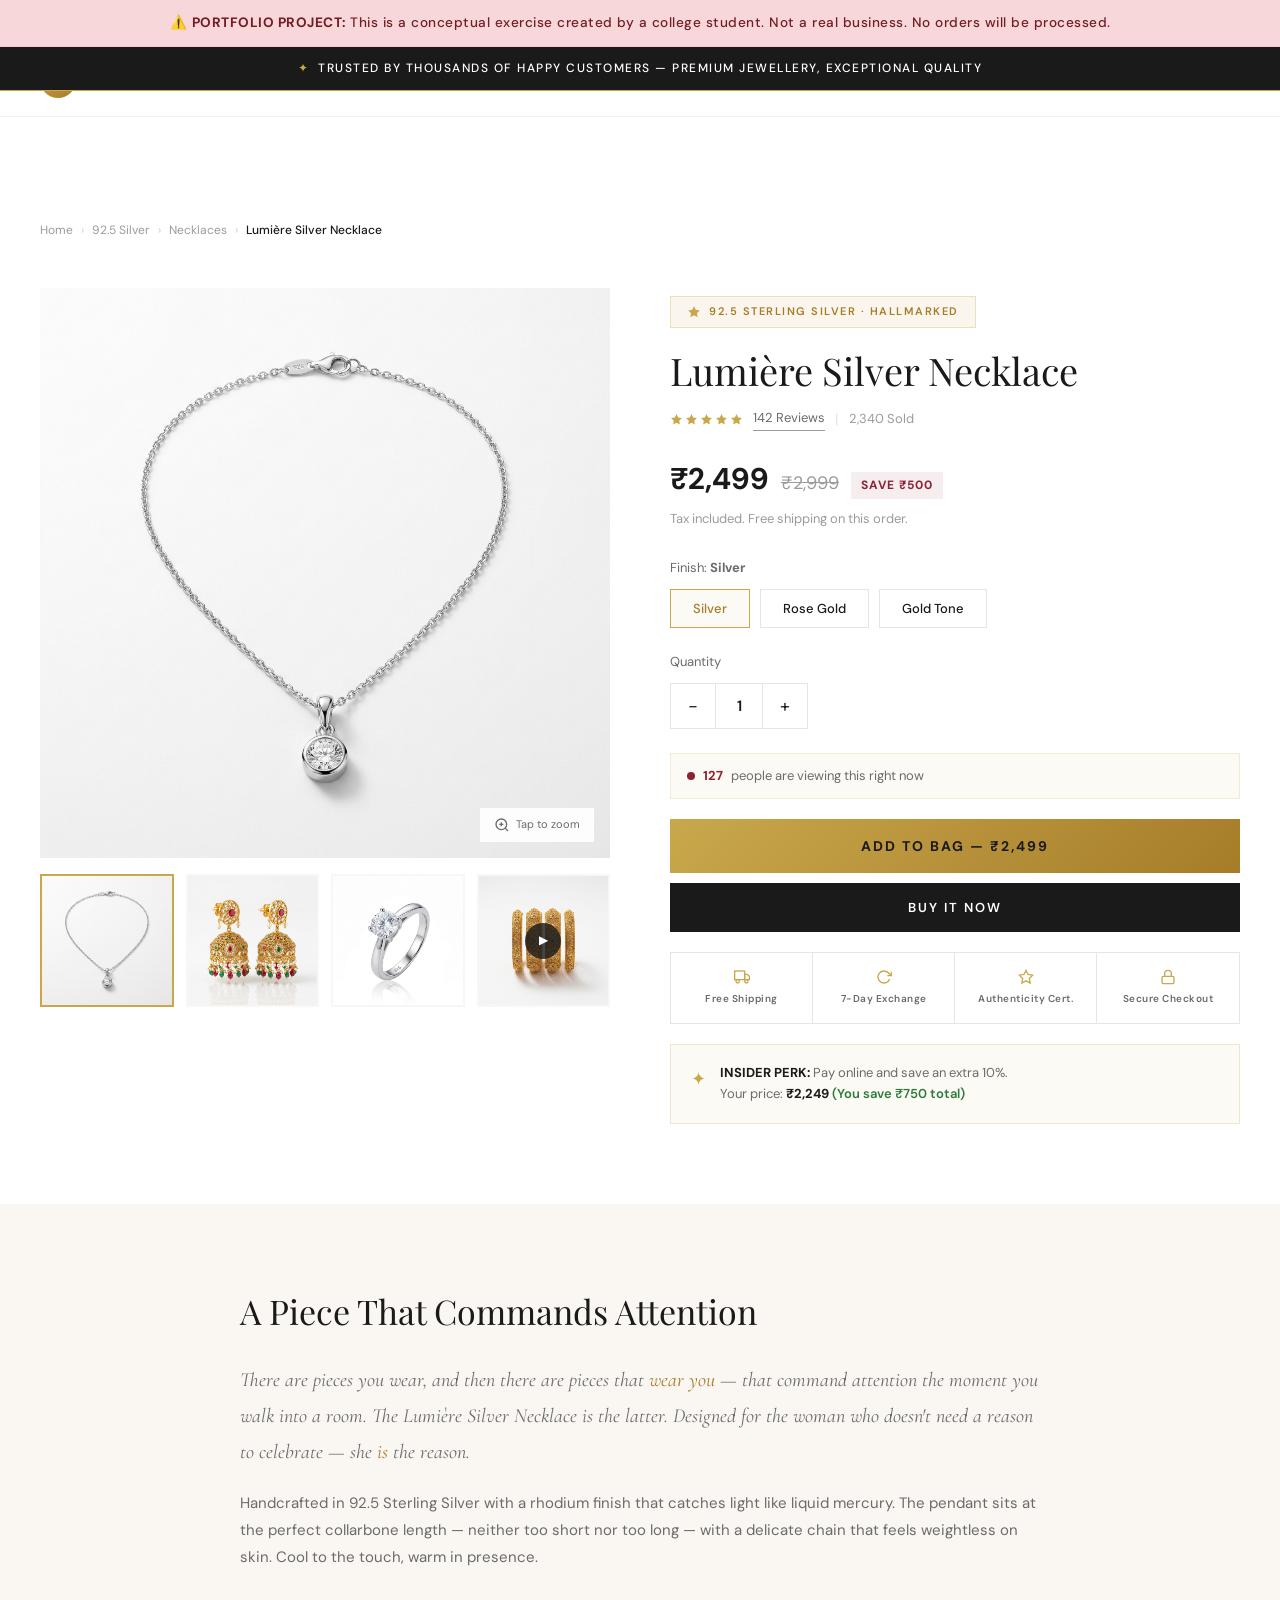
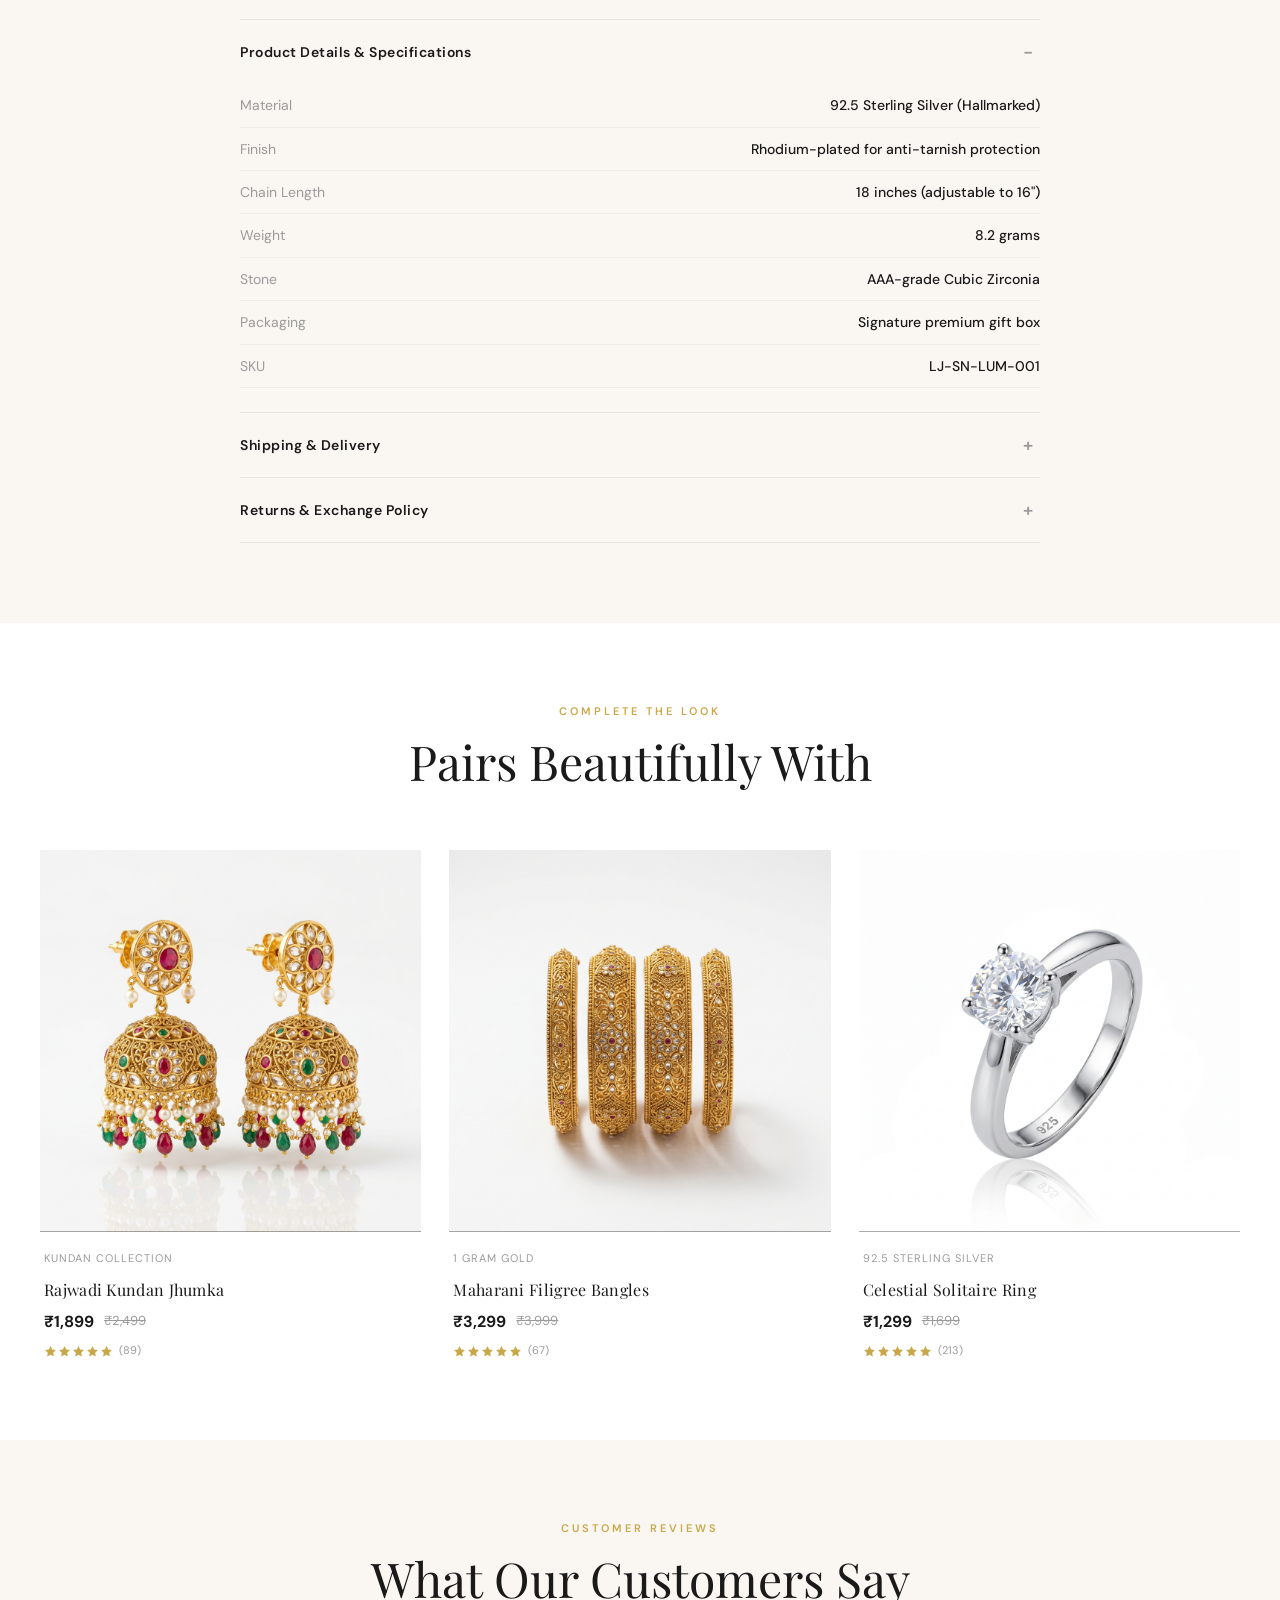
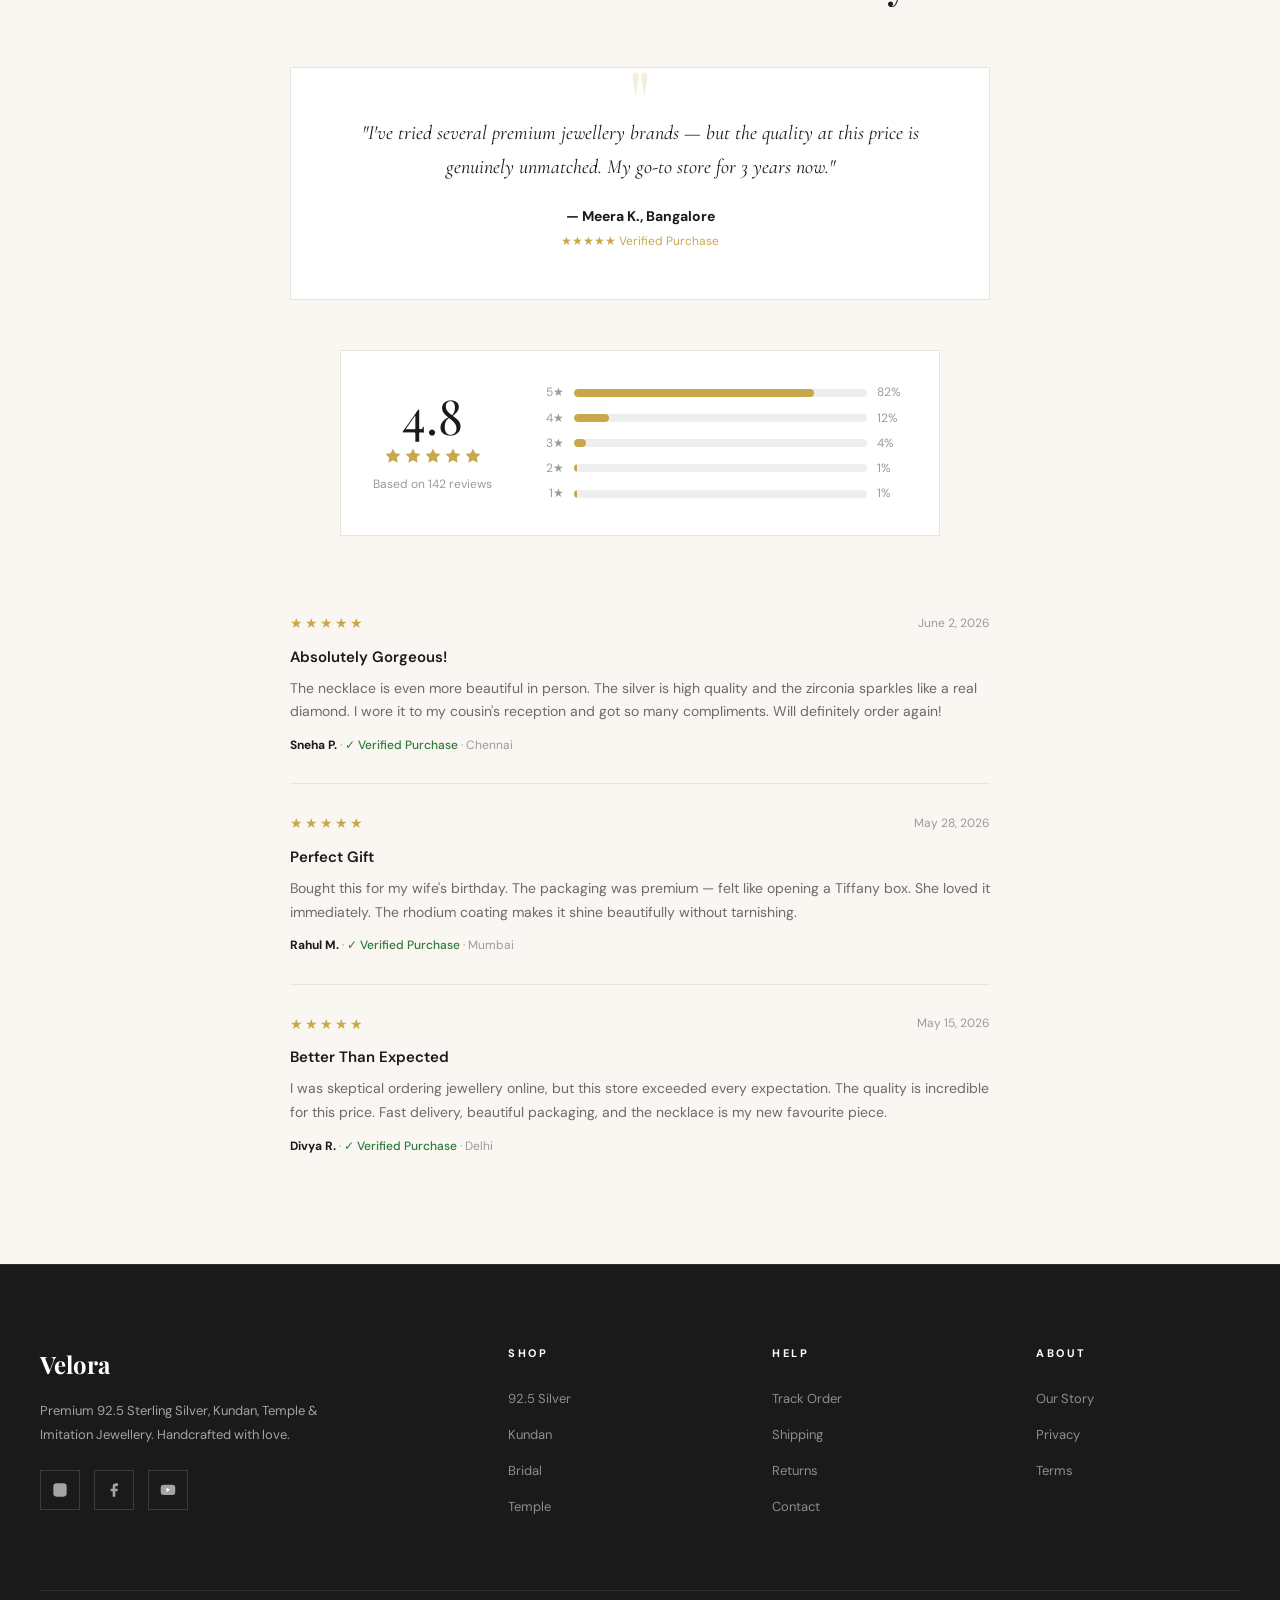
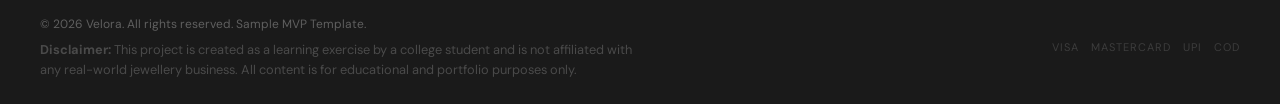
<file: product.html>
<!DOCTYPE html>
<html lang="en">
<head>
  <meta charset="UTF-8">
  <meta name="viewport" content="width=device-width, initial-scale=1.0">
  <title>Lumière Silver Necklace — 92.5 Sterling Silver | Velora</title>
  <meta name="description" content="Handcrafted Lumière 92.5 Sterling Silver Necklace with rhodium finish and AAA-grade cubic zirconia pendant. Free shipping. 7-day easy exchange. Certificate of authenticity included.">

  <!-- Google Fonts -->
  <link rel="preconnect" href="https://fonts.googleapis.com">
  <link rel="preconnect" href="https://fonts.gstatic.com" crossorigin>
  <link href="https://fonts.googleapis.com/css2?family=Cormorant+Garamond:ital,wght@0,400;0,600;1,400;1,600&family=DM+Sans:ital,wght@0,400;0,500;0,600;0,700&family=Playfair+Display:ital,wght@0,400;0,700;1,400&display=swap" rel="stylesheet">

  <link rel="stylesheet" href="styles.css">
  <link rel="stylesheet" href="product.css">
</head>
<body>

  <!-- =============== PORTFOLIO DISCLAIMER =============== -->
  <div style="background-color: #f8d7da; color: #721c24; text-align: center; padding: 12px 20px; font-family: 'DM Sans', sans-serif; font-size: 0.85rem; font-weight: 500; z-index: 9999; position: relative; border-bottom: 1px solid #f5c6cb; letter-spacing: 0.5px;">
    ⚠️ <strong>PORTFOLIO PROJECT:</strong> This is a conceptual exercise created by a college student. Not a real business. No orders will be processed.
  </div>

  <!-- =============== ANNOUNCEMENT BAR =============== -->
  <div class="announcement-bar" id="announcement-bar">
    <div class="announcement-slides">
      <div class="announcement-slide active">
        <span class="gold">✦</span>&nbsp; Trusted by Thousands of Happy Customers — Premium Jewellery, Exceptional Quality
      </div>
      <div class="announcement-slide">
        Free Delivery on Orders ₹1,000+ &nbsp;·&nbsp; 10% Off Prepaid ₹5,000+ &nbsp;·&nbsp; 15% Off Prepaid ₹10,000+
      </div>
    </div>
  </div>

  <!-- =============== HEADER =============== -->
  <header class="main-header" id="main-header">
    <div class="header-inner">
      <a href="index.html" class="logo">
        <span class="logo-icon">
          <svg width="16" height="16" viewBox="0 0 24 24" fill="currentColor">
            <path d="M12 2L15.09 8.26L22 9.27L17 14.14L18.18 21.02L12 17.77L5.82 21.02L7 14.14L2 9.27L8.91 8.26L12 2Z"/>
          </svg>
        </span>
        Velora
      </a>

      <nav class="nav-links">
        <a href="index.html#collections">Collections</a>
        <a href="index.html#bestsellers">92.5 Silver</a>
        <a href="index.html#collections">Bridal</a>
        <a href="index.html#bestsellers">Bestsellers</a>
        <a href="index.html#reviews">Reviews</a>
      </nav>

      <div class="header-actions">
        <button aria-label="Search">
          <svg width="18" height="18" viewBox="0 0 24 24" fill="none" stroke="currentColor" stroke-width="2">
            <circle cx="11" cy="11" r="8"/><path d="M21 21l-4.35-4.35"/>
          </svg>
        </button>
        <a href="#" aria-label="Account">
          <svg width="18" height="18" viewBox="0 0 24 24" fill="none" stroke="currentColor" stroke-width="2">
            <path d="M20 21v-2a4 4 0 0 0-4-4H8a4 4 0 0 0-4 4v2"/><circle cx="12" cy="7" r="4"/>
          </svg>
        </a>
        <a href="#" aria-label="Cart" style="position:relative">
          <svg width="18" height="18" viewBox="0 0 24 24" fill="none" stroke="currentColor" stroke-width="2">
            <path d="M6 2L3 6v14a2 2 0 0 0 2 2h14a2 2 0 0 0 2-2V6l-3-4z"/><line x1="3" y1="6" x2="21" y2="6"/><path d="M16 10a4 4 0 0 1-8 0"/>
          </svg>
          <span class="cart-count">0</span>
        </a>
        <div class="mobile-menu-toggle" aria-label="Menu">
          <span></span><span></span><span></span>
        </div>
      </div>
    </div>
  </header>

  <!-- =============== BREADCRUMB =============== -->
  <div class="breadcrumb">
    <div class="container">
      <a href="index.html">Home</a>
      <span class="sep">›</span>
      <a href="#">92.5 Silver</a>
      <span class="sep">›</span>
      <a href="#">Necklaces</a>
      <span class="sep">›</span>
      <span class="current">Lumière Silver Necklace</span>
    </div>
  </div>

  <!-- =============== PRODUCT MAIN =============== -->
  <section class="pdp-main">
    <div class="container">
      <div class="pdp-grid">

        <!-- LEFT: Image Gallery -->
        <div class="pdp-gallery">
          <div class="pdp-main-image" id="pdp-main-image">
            <img src="images/product-necklace-1.png" alt="Lumière Silver Necklace" id="main-product-img">
            <div class="zoom-hint">
              <svg width="16" height="16" viewBox="0 0 24 24" fill="none" stroke="currentColor" stroke-width="2">
                <circle cx="11" cy="11" r="8"/><line x1="21" y1="21" x2="16.65" y2="16.65"/><line x1="11" y1="8" x2="11" y2="14"/><line x1="8" y1="11" x2="14" y2="11"/>
              </svg>
              Tap to zoom
            </div>
          </div>
          <div class="pdp-thumbnails">
            <div class="pdp-thumb active">
              <img src="images/product-necklace-1.png" alt="Front view">
            </div>
            <div class="pdp-thumb">
              <img src="images/product-earrings-1.png" alt="Detail view">
            </div>
            <div class="pdp-thumb">
              <img src="images/product-ring-1.png" alt="Worn view">
            </div>
            <div class="pdp-thumb video-thumb">
              <img src="images/product-bangle-1.png" alt="Video">
              <span class="play-icon">▶</span>
            </div>
          </div>
        </div>

        <!-- RIGHT: Product Info -->
        <div class="pdp-info">
          <!-- Material Badge -->
          <div class="material-badge">
            <svg width="14" height="14" viewBox="0 0 24 24" fill="#C9A84C"><path d="M12 2L15.09 8.26L22 9.27L17 14.14L18.18 21.02L12 17.77L5.82 21.02L7 14.14L2 9.27L8.91 8.26L12 2Z"/></svg>
            92.5 Sterling Silver · Hallmarked
          </div>

          <!-- Title -->
          <h1 class="pdp-title">Lumière Silver Necklace</h1>

          <!-- Rating + Sold -->
          <div class="pdp-rating-row">
            <div class="stars">
              <svg viewBox="0 0 24 24" width="15" height="15"><polygon points="12 2 15.09 8.26 22 9.27 17 14.14 18.18 21.02 12 17.77 5.82 21.02 7 14.14 2 9.27 8.91 8.26 12 2" fill="#C9A84C"/></svg>
              <svg viewBox="0 0 24 24" width="15" height="15"><polygon points="12 2 15.09 8.26 22 9.27 17 14.14 18.18 21.02 12 17.77 5.82 21.02 7 14.14 2 9.27 8.91 8.26 12 2" fill="#C9A84C"/></svg>
              <svg viewBox="0 0 24 24" width="15" height="15"><polygon points="12 2 15.09 8.26 22 9.27 17 14.14 18.18 21.02 12 17.77 5.82 21.02 7 14.14 2 9.27 8.91 8.26 12 2" fill="#C9A84C"/></svg>
              <svg viewBox="0 0 24 24" width="15" height="15"><polygon points="12 2 15.09 8.26 22 9.27 17 14.14 18.18 21.02 12 17.77 5.82 21.02 7 14.14 2 9.27 8.91 8.26 12 2" fill="#C9A84C"/></svg>
              <svg viewBox="0 0 24 24" width="15" height="15"><polygon points="12 2 15.09 8.26 22 9.27 17 14.14 18.18 21.02 12 17.77 5.82 21.02 7 14.14 2 9.27 8.91 8.26 12 2" fill="#C9A84C"/></svg>
            </div>
            <a href="#pdp-reviews" class="rating-text">142 Reviews</a>
            <span class="divider">|</span>
            <span class="sold-count">2,340 Sold</span>
          </div>

          <!-- Price -->
          <div class="pdp-price">
            <span class="price-current">₹2,499</span>
            <span class="price-original">₹2,999</span>
            <span class="price-save">SAVE ₹500</span>
          </div>
          <p class="price-note">Tax included. Free shipping on this order.</p>

          <!-- Variant Selector -->
          <div class="pdp-variants">
            <p class="variant-label">Finish: <strong>Silver</strong></p>
            <div class="variant-options">
              <button class="variant-btn active">Silver</button>
              <button class="variant-btn">Rose Gold</button>
              <button class="variant-btn">Gold Tone</button>
            </div>
          </div>

          <!-- Quantity -->
          <div class="pdp-quantity">
            <p class="variant-label">Quantity</p>
            <div class="qty-selector">
              <button class="qty-btn" id="qty-minus">−</button>
              <span class="qty-value" id="qty-value">1</span>
              <button class="qty-btn" id="qty-plus">+</button>
            </div>
          </div>

          <!-- Urgency Signal -->
          <div class="urgency-signal">
            <span class="pulse-dot"></span>
            <span id="viewer-count">127</span> people are viewing this right now
          </div>

          <!-- CTA Buttons -->
          <button class="pdp-add-to-bag" id="add-to-bag">
            ADD TO BAG — ₹2,499
          </button>

          <button class="pdp-buy-now">
            BUY IT NOW
          </button>

          <!-- Trust Strip -->
          <div class="pdp-trust-strip">
            <div class="trust-mini">
              <svg width="16" height="16" viewBox="0 0 24 24" fill="none" stroke="#C9A84C" stroke-width="2"><rect x="1" y="3" width="15" height="13"/><polygon points="16 8 20 8 23 11 23 16 16 16 16 8"/><circle cx="5.5" cy="18.5" r="2.5"/><circle cx="18.5" cy="18.5" r="2.5"/></svg>
              <span>Free Shipping</span>
            </div>
            <div class="trust-mini">
              <svg width="16" height="16" viewBox="0 0 24 24" fill="none" stroke="#C9A84C" stroke-width="2"><polyline points="23 4 23 10 17 10"/><path d="M20.49 15a9 9 0 1 1-2.12-9.36L23 10"/></svg>
              <span>7-Day Exchange</span>
            </div>
            <div class="trust-mini">
              <svg width="16" height="16" viewBox="0 0 24 24" fill="none" stroke="#C9A84C" stroke-width="2"><polygon points="12 2 15.09 8.26 22 9.27 17 14.14 18.18 21.02 12 17.77 5.82 21.02 7 14.14 2 9.27 8.91 8.26 12 2"/></svg>
              <span>Authenticity Cert.</span>
            </div>
            <div class="trust-mini">
              <svg width="16" height="16" viewBox="0 0 24 24" fill="none" stroke="#C9A84C" stroke-width="2"><rect x="3" y="11" width="18" height="11" rx="2" ry="2"/><path d="M7 11V7a5 5 0 0 1 10 0v4"/></svg>
              <span>Secure Checkout</span>
            </div>
          </div>

          <!-- Prepaid Perk Nudge -->
          <div class="prepaid-nudge">
            <span class="nudge-icon">✦</span>
            <div class="nudge-text">
              <strong>INSIDER PERK:</strong> Pay online and save an extra 10%.
              <br>Your price: <strong>₹2,249</strong> <span class="nudge-savings">(You save ₹750 total)</span>
            </div>
          </div>
        </div>
      </div>
    </div>
  </section>

  <!-- =============== PRODUCT DESCRIPTION =============== -->
  <section class="pdp-description">
    <div class="container">
      <div class="pdp-desc-content">
        <!-- Seductive Copy -->
        <div class="desc-emotional">
          <h2>A Piece That Commands Attention</h2>
          <p class="desc-hook">
            There are pieces you wear, and then there are pieces that <em>wear you</em> — that command attention the moment you walk into a room. The Lumière Silver Necklace is the latter. Designed for the woman who doesn't need a reason to celebrate — she <em>is</em> the reason.
          </p>
          <p class="desc-sensory">
            Handcrafted in 92.5 Sterling Silver with a rhodium finish that catches light like liquid mercury. The pendant sits at the perfect collarbone length — neither too short nor too long — with a delicate chain that feels weightless on skin. Cool to the touch, warm in presence.
          </p>
        </div>

        <!-- Specs Accordion -->
        <div class="desc-accordions">
          <div class="accordion open">
            <button class="accordion-toggle">
              <span>Product Details & Specifications</span>
              <span class="accordion-icon">−</span>
            </button>
            <div class="accordion-content">
              <ul class="spec-list">
                <li><span class="spec-label">Material</span><span class="spec-value">92.5 Sterling Silver (Hallmarked)</span></li>
                <li><span class="spec-label">Finish</span><span class="spec-value">Rhodium-plated for anti-tarnish protection</span></li>
                <li><span class="spec-label">Chain Length</span><span class="spec-value">18 inches (adjustable to 16")</span></li>
                <li><span class="spec-label">Weight</span><span class="spec-value">8.2 grams</span></li>
                <li><span class="spec-label">Stone</span><span class="spec-value">AAA-grade Cubic Zirconia</span></li>
                <li><span class="spec-label">Packaging</span><span class="spec-value">Signature premium gift box</span></li>
                <li><span class="spec-label">SKU</span><span class="spec-value">LJ-SN-LUM-001</span></li>
              </ul>
            </div>
          </div>

          <div class="accordion">
            <button class="accordion-toggle">
              <span>Shipping & Delivery</span>
              <span class="accordion-icon">+</span>
            </button>
            <div class="accordion-content">
              <p>✦ <strong>Free shipping</strong> on orders above ₹1,000 within India.</p>
              <p>✦ Dispatched within <strong>24 hours</strong> of order confirmation.</p>
              <p>✦ Estimated delivery: <strong>3-7 business days</strong> (metro cities: 2-4 days).</p>
              <p>✦ <strong>Worldwide shipping</strong> available — calculated at checkout.</p>
              <p>✦ Tracking number provided via SMS and email.</p>
            </div>
          </div>

          <div class="accordion">
            <button class="accordion-toggle">
              <span>Returns & Exchange Policy</span>
              <span class="accordion-icon">+</span>
            </button>
            <div class="accordion-content">
              <p>✦ Hassle-free <strong>7-day exchange policy</strong> — no questions asked.</p>
              <p>✦ Product must be unused and in original packaging.</p>
              <p>✦ Exchange requests can be raised via WhatsApp or email.</p>
              <p>✦ Refunds processed within 5-7 business days to original payment method.</p>
            </div>
          </div>
        </div>
      </div>
    </div>
  </section>

  <!-- =============== CROSS-SELL =============== -->
  <section class="cross-sell">
    <div class="container">
      <div class="section-header">
        <p class="eyebrow">Complete the Look</p>
        <h2 class="section-title">Pairs Beautifully With</h2>
      </div>

      <div class="products-grid">
        <div class="product-card">
          <div class="product-card-image">
            <img src="images/product-earrings-1.png" alt="Matching Earrings" loading="lazy">
            <div class="product-quick-add">Quick Add</div>
          </div>
          <div class="product-card-info">
            <p class="product-category">Kundan Collection</p>
            <h3 class="product-name">Rajwadi Kundan Jhumka</h3>
            <div class="product-price">
              <span class="current">₹1,899</span>
              <span class="original">₹2,499</span>
            </div>
            <div class="product-stars">
              <div class="stars">
                <svg viewBox="0 0 24 24"><polygon points="12 2 15.09 8.26 22 9.27 17 14.14 18.18 21.02 12 17.77 5.82 21.02 7 14.14 2 9.27 8.91 8.26 12 2"/></svg>
                <svg viewBox="0 0 24 24"><polygon points="12 2 15.09 8.26 22 9.27 17 14.14 18.18 21.02 12 17.77 5.82 21.02 7 14.14 2 9.27 8.91 8.26 12 2"/></svg>
                <svg viewBox="0 0 24 24"><polygon points="12 2 15.09 8.26 22 9.27 17 14.14 18.18 21.02 12 17.77 5.82 21.02 7 14.14 2 9.27 8.91 8.26 12 2"/></svg>
                <svg viewBox="0 0 24 24"><polygon points="12 2 15.09 8.26 22 9.27 17 14.14 18.18 21.02 12 17.77 5.82 21.02 7 14.14 2 9.27 8.91 8.26 12 2"/></svg>
                <svg viewBox="0 0 24 24"><polygon points="12 2 15.09 8.26 22 9.27 17 14.14 18.18 21.02 12 17.77 5.82 21.02 7 14.14 2 9.27 8.91 8.26 12 2"/></svg>
              </div>
              <span class="review-count">(89)</span>
            </div>
          </div>
        </div>

        <div class="product-card">
          <div class="product-card-image">
            <img src="images/product-bangle-1.png" alt="Matching Bangles" loading="lazy">
            <div class="product-quick-add">Quick Add</div>
          </div>
          <div class="product-card-info">
            <p class="product-category">1 Gram Gold</p>
            <h3 class="product-name">Maharani Filigree Bangles</h3>
            <div class="product-price">
              <span class="current">₹3,299</span>
              <span class="original">₹3,999</span>
            </div>
            <div class="product-stars">
              <div class="stars">
                <svg viewBox="0 0 24 24"><polygon points="12 2 15.09 8.26 22 9.27 17 14.14 18.18 21.02 12 17.77 5.82 21.02 7 14.14 2 9.27 8.91 8.26 12 2"/></svg>
                <svg viewBox="0 0 24 24"><polygon points="12 2 15.09 8.26 22 9.27 17 14.14 18.18 21.02 12 17.77 5.82 21.02 7 14.14 2 9.27 8.91 8.26 12 2"/></svg>
                <svg viewBox="0 0 24 24"><polygon points="12 2 15.09 8.26 22 9.27 17 14.14 18.18 21.02 12 17.77 5.82 21.02 7 14.14 2 9.27 8.91 8.26 12 2"/></svg>
                <svg viewBox="0 0 24 24"><polygon points="12 2 15.09 8.26 22 9.27 17 14.14 18.18 21.02 12 17.77 5.82 21.02 7 14.14 2 9.27 8.91 8.26 12 2"/></svg>
                <svg viewBox="0 0 24 24"><polygon points="12 2 15.09 8.26 22 9.27 17 14.14 18.18 21.02 12 17.77 5.82 21.02 7 14.14 2 9.27 8.91 8.26 12 2"/></svg>
              </div>
              <span class="review-count">(67)</span>
            </div>
          </div>
        </div>

        <div class="product-card">
          <div class="product-card-image">
            <img src="images/product-ring-1.png" alt="Matching Ring" loading="lazy">
            <div class="product-quick-add">Quick Add</div>
          </div>
          <div class="product-card-info">
            <p class="product-category">92.5 Sterling Silver</p>
            <h3 class="product-name">Celestial Solitaire Ring</h3>
            <div class="product-price">
              <span class="current">₹1,299</span>
              <span class="original">₹1,699</span>
            </div>
            <div class="product-stars">
              <div class="stars">
                <svg viewBox="0 0 24 24"><polygon points="12 2 15.09 8.26 22 9.27 17 14.14 18.18 21.02 12 17.77 5.82 21.02 7 14.14 2 9.27 8.91 8.26 12 2"/></svg>
                <svg viewBox="0 0 24 24"><polygon points="12 2 15.09 8.26 22 9.27 17 14.14 18.18 21.02 12 17.77 5.82 21.02 7 14.14 2 9.27 8.91 8.26 12 2"/></svg>
                <svg viewBox="0 0 24 24"><polygon points="12 2 15.09 8.26 22 9.27 17 14.14 18.18 21.02 12 17.77 5.82 21.02 7 14.14 2 9.27 8.91 8.26 12 2"/></svg>
                <svg viewBox="0 0 24 24"><polygon points="12 2 15.09 8.26 22 9.27 17 14.14 18.18 21.02 12 17.77 5.82 21.02 7 14.14 2 9.27 8.91 8.26 12 2"/></svg>
                <svg viewBox="0 0 24 24"><polygon points="12 2 15.09 8.26 22 9.27 17 14.14 18.18 21.02 12 17.77 5.82 21.02 7 14.14 2 9.27 8.91 8.26 12 2"/></svg>
              </div>
              <span class="review-count">(213)</span>
            </div>
          </div>
        </div>
      </div>
    </div>
  </section>

  <!-- =============== PDP REVIEWS =============== -->
  <section class="pdp-reviews" id="pdp-reviews">
    <div class="container">
      <div class="section-header">
        <p class="eyebrow">Customer Reviews</p>
        <h2 class="section-title">What Our Customers Say</h2>
      </div>

      <!-- Featured Testimonial -->
      <div class="featured-testimonial">
        <p class="ft-text">"I've tried several premium jewellery brands — but the quality at this price is genuinely unmatched. My go-to store for 3 years now."</p>
        <div class="ft-author">
          <strong>— Meera K., Bangalore</strong>
          <span class="ft-verified">★★★★★ Verified Purchase</span>
        </div>
      </div>

      <!-- Review Summary Bar -->
      <div class="review-summary">
        <div class="summary-score">
          <span class="big-score">4.8</span>
          <div class="summary-stars">
            <svg viewBox="0 0 24 24" width="18" height="18"><polygon points="12 2 15.09 8.26 22 9.27 17 14.14 18.18 21.02 12 17.77 5.82 21.02 7 14.14 2 9.27 8.91 8.26 12 2" fill="#C9A84C"/></svg>
            <svg viewBox="0 0 24 24" width="18" height="18"><polygon points="12 2 15.09 8.26 22 9.27 17 14.14 18.18 21.02 12 17.77 5.82 21.02 7 14.14 2 9.27 8.91 8.26 12 2" fill="#C9A84C"/></svg>
            <svg viewBox="0 0 24 24" width="18" height="18"><polygon points="12 2 15.09 8.26 22 9.27 17 14.14 18.18 21.02 12 17.77 5.82 21.02 7 14.14 2 9.27 8.91 8.26 12 2" fill="#C9A84C"/></svg>
            <svg viewBox="0 0 24 24" width="18" height="18"><polygon points="12 2 15.09 8.26 22 9.27 17 14.14 18.18 21.02 12 17.77 5.82 21.02 7 14.14 2 9.27 8.91 8.26 12 2" fill="#C9A84C"/></svg>
            <svg viewBox="0 0 24 24" width="18" height="18"><polygon points="12 2 15.09 8.26 22 9.27 17 14.14 18.18 21.02 12 17.77 5.82 21.02 7 14.14 2 9.27 8.91 8.26 12 2" fill="#C9A84C"/></svg>
          </div>
          <span class="summary-count">Based on 142 reviews</span>
        </div>
        <div class="summary-bars">
          <div class="bar-row"><span>5★</span><div class="bar"><div class="bar-fill" style="width:82%"></div></div><span>82%</span></div>
          <div class="bar-row"><span>4★</span><div class="bar"><div class="bar-fill" style="width:12%"></div></div><span>12%</span></div>
          <div class="bar-row"><span>3★</span><div class="bar"><div class="bar-fill" style="width:4%"></div></div><span>4%</span></div>
          <div class="bar-row"><span>2★</span><div class="bar"><div class="bar-fill" style="width:1%"></div></div><span>1%</span></div>
          <div class="bar-row"><span>1★</span><div class="bar"><div class="bar-fill" style="width:1%"></div></div><span>1%</span></div>
        </div>
      </div>

      <!-- Individual Reviews -->
      <div class="reviews-list">
        <div class="review-item">
          <div class="ri-header">
            <div class="ri-stars">★★★★★</div>
            <span class="ri-date">June 2, 2026</span>
          </div>
          <h4 class="ri-title">Absolutely Gorgeous!</h4>
          <p class="ri-body">The necklace is even more beautiful in person. The silver is high quality and the zirconia sparkles like a real diamond. I wore it to my cousin's reception and got so many compliments. Will definitely order again!</p>
          <div class="ri-author">
            <strong>Sneha P.</strong> · <span class="ri-verified">✓ Verified Purchase</span> · Chennai
          </div>
        </div>

        <div class="review-item">
          <div class="ri-header">
            <div class="ri-stars">★★★★★</div>
            <span class="ri-date">May 28, 2026</span>
          </div>
          <h4 class="ri-title">Perfect Gift</h4>
          <p class="ri-body">Bought this for my wife's birthday. The packaging was premium — felt like opening a Tiffany box. She loved it immediately. The rhodium coating makes it shine beautifully without tarnishing.</p>
          <div class="ri-author">
            <strong>Rahul M.</strong> · <span class="ri-verified">✓ Verified Purchase</span> · Mumbai
          </div>
        </div>

        <div class="review-item">
          <div class="ri-header">
            <div class="ri-stars">★★★★★</div>
            <span class="ri-date">May 15, 2026</span>
          </div>
          <h4 class="ri-title">Better Than Expected</h4>
          <p class="ri-body">I was skeptical ordering jewellery online, but this store exceeded every expectation. The quality is incredible for this price. Fast delivery, beautiful packaging, and the necklace is my new favourite piece.</p>
          <div class="ri-author">
            <strong>Divya R.</strong> · <span class="ri-verified">✓ Verified Purchase</span> · Delhi
          </div>
        </div>
      </div>
    </div>
  </section>

  <!-- =============== FOOTER =============== -->
  <footer class="main-footer">
    <div class="container">
      <div class="footer-grid">
        <div class="footer-brand">
          <h3 class="footer-logo">Velora</h3>
          <p>Premium 92.5 Sterling Silver, Kundan, Temple & Imitation Jewellery. Handcrafted with love.</p>
          <div class="footer-social">
            <a href="#" aria-label="Instagram"><svg viewBox="0 0 24 24"><rect x="2" y="2" width="20" height="20" rx="5" ry="5" fill="currentColor"/></svg></a>
            <a href="#" aria-label="Facebook"><svg viewBox="0 0 24 24"><path d="M18 2h-3a5 5 0 0 0-5 5v3H7v4h3v8h4v-8h3l1-4h-4V7a1 1 0 0 1 1-1h3z" fill="currentColor"/></svg></a>
            <a href="#" aria-label="YouTube"><svg viewBox="0 0 24 24"><path d="M22.54 6.42a2.78 2.78 0 0 0-1.94-2C18.88 4 12 4 12 4s-6.88 0-8.6.46a2.78 2.78 0 0 0-1.94 2A29 29 0 0 0 1 11.75a29 29 0 0 0 .46 5.33A2.78 2.78 0 0 0 3.4 19.1c1.72.46 8.6.46 8.6.46s6.88 0 8.6-.46a2.78 2.78 0 0 0 1.94-2 29 29 0 0 0 .46-5.25 29 29 0 0 0-.46-5.33z" fill="currentColor"/><polygon points="9.75 15.02 15.5 11.75 9.75 8.48 9.75 15.02" fill="white"/></svg></a>
          </div>
        </div>
        <div class="footer-col">
          <h4>Shop</h4>
          <ul>
            <li><a href="#">92.5 Silver</a></li>
            <li><a href="#">Kundan</a></li>
            <li><a href="#">Bridal</a></li>
            <li><a href="#">Temple</a></li>
          </ul>
        </div>
        <div class="footer-col">
          <h4>Help</h4>
          <ul>
            <li><a href="#">Track Order</a></li>
            <li><a href="#">Shipping</a></li>
            <li><a href="#">Returns</a></li>
            <li><a href="#">Contact</a></li>
          </ul>
        </div>
        <div class="footer-col">
          <h4>About</h4>
          <ul>
            <li><a href="#">Our Story</a></li>
            <li><a href="#">Privacy</a></li>
            <li><a href="#">Terms</a></li>
          </ul>
        </div>
      </div>
      <div class="footer-bottom">
        <div class="footer-copyright">
          <p>© 2026 Velora. All rights reserved. Sample MVP Template.</p>
          <p style="font-size: 0.8rem; margin-top: 5px; opacity: 0.7; max-width: 600px;"><strong>Disclaimer:</strong> This project is created as a learning exercise by a college student and is not affiliated with any real-world jewellery business. All content is for educational and portfolio purposes only.</p>
        </div>
        <div class="footer-payment">
          <span>Visa</span><span>Mastercard</span><span>UPI</span><span>COD</span>
        </div>
      </div>
    </div>
  </footer>

  <!-- Mobile Sticky ATC -->
  <div class="sticky-atc" id="sticky-atc">
    <span class="sticky-price">₹2,499</span>
    <button class="sticky-btn">ADD TO BAG</button>
  </div>

  <script src="script.js"></script>
  <script>
    // ─── PDP-SPECIFIC INTERACTIONS ───

    // Thumbnail gallery
    document.querySelectorAll('.pdp-thumb').forEach(thumb => {
      thumb.addEventListener('click', () => {
        document.querySelectorAll('.pdp-thumb').forEach(t => t.classList.remove('active'));
        thumb.classList.add('active');
        document.getElementById('main-product-img').src = thumb.querySelector('img').src;
      });
    });

    // Quantity selector
    const qtyValue = document.getElementById('qty-value');
    document.getElementById('qty-minus').addEventListener('click', () => {
      let val = parseInt(qtyValue.textContent);
      if (val > 1) qtyValue.textContent = val - 1;
    });
    document.getElementById('qty-plus').addEventListener('click', () => {
      let val = parseInt(qtyValue.textContent);
      if (val < 10) qtyValue.textContent = val + 1;
    });

    // Variant selector
    document.querySelectorAll('.variant-btn').forEach(btn => {
      btn.addEventListener('click', () => {
        document.querySelectorAll('.variant-btn').forEach(b => b.classList.remove('active'));
        btn.classList.add('active');
        document.querySelector('.variant-label strong').textContent = btn.textContent;
      });
    });

    // Add to bag animation
    document.getElementById('add-to-bag').addEventListener('click', function() {
      this.textContent = '✓ ADDED TO BAG!';
      this.style.background = '#2D7A3A';
      const cartCount = document.querySelector('.cart-count');
      cartCount.textContent = parseInt(cartCount.textContent) + parseInt(qtyValue.textContent);

      setTimeout(() => {
        this.textContent = 'ADD TO BAG — ₹2,499';
        this.style.background = '';
      }, 2000);
    });

    // Accordion toggles
    document.querySelectorAll('.accordion-toggle').forEach(toggle => {
      toggle.addEventListener('click', () => {
        const accordion = toggle.parentElement;
        const isOpen = accordion.classList.contains('open');

        if (isOpen) {
          accordion.classList.remove('open');
          toggle.querySelector('.accordion-icon').textContent = '+';
        } else {
          accordion.classList.add('open');
          toggle.querySelector('.accordion-icon').textContent = '−';
        }
      });
    });

    // Viewer count fluctuation
    const viewerCount = document.getElementById('viewer-count');
    setInterval(() => {
      const base = 127;
      const variation = Math.floor(Math.random() * 20) - 10;
      viewerCount.textContent = base + variation;
    }, 5000);

    // Sticky ATC on mobile
    const addToBagBtn = document.getElementById('add-to-bag');
    const stickyATC = document.getElementById('sticky-atc');

    if (addToBagBtn && stickyATC) {
      const observer = new IntersectionObserver(entries => {
        entries.forEach(entry => {
          if (!entry.isIntersecting && window.innerWidth <= 768) {
            stickyATC.classList.add('visible');
          } else {
            stickyATC.classList.remove('visible');
          }
        });
      });
      observer.observe(addToBagBtn);
    }

    // Sticky btn action
    document.querySelector('.sticky-btn')?.addEventListener('click', () => {
      addToBagBtn.click();
    });
  </script>
</body>
</html>
</file>
<file: styles.css>
/* ============================================================
   Velora — Premium E-Commerce Design System
   ============================================================ */

/* ---------- CSS RESET & GLOBALS ---------- */
*, *::before, *::after {
  margin: 0;
  padding: 0;
  box-sizing: border-box;
}

:root {
  /* Color Palette */
  --gold-primary: #C9A84C;
  --gold-dark: #A67C29;
  --gold-light: #E8D5A0;
  --dark: #1A1A1A;
  --dark-soft: #2A2A2A;
  --cream: #FAF7F2;
  --champagne: #F5EDE3;
  --rose: #B76E79;
  --text-primary: #1A1A1A;
  --text-secondary: #6B6B6B;
  --text-muted: #9B9B9B;
  --white: #FFFFFF;
  --burgundy: #8B2332;
  --navy: #0D1B2A;
  --success: #2D7A3A;
  --border-light: #E8E4DF;

  /* Typography */
  --font-heading: 'Playfair Display', serif;
  --font-sub: 'Cormorant Garamond', serif;
  --font-body: 'DM Sans', sans-serif;

  /* Spacing */
  --section-pad: 100px;
  --container-width: 1320px;

  /* Transitions */
  --ease-out: cubic-bezier(0.16, 1, 0.3, 1);
  --ease-smooth: cubic-bezier(0.4, 0, 0.2, 1);
}

html {
  scroll-behavior: smooth;
  -webkit-font-smoothing: antialiased;
  -moz-osx-font-smoothing: grayscale;
}

body {
  font-family: var(--font-body);
  font-weight: 400;
  font-size: 15px;
  line-height: 1.6;
  color: var(--text-primary);
  background: var(--white);
  overflow-x: hidden;
}

a {
  text-decoration: none;
  color: inherit;
  transition: color 0.3s var(--ease-smooth);
}

ul, ol { list-style: none; }

img {
  max-width: 100%;
  height: auto;
  display: block;
}

button {
  font-family: var(--font-body);
  cursor: pointer;
  border: none;
  outline: none;
  background: none;
}

.container {
  max-width: var(--container-width);
  margin: 0 auto;
  padding: 0 40px;
}

/* ---------- UTILITY CLASSES ---------- */
.eyebrow {
  font-family: var(--font-body);
  font-size: 11px;
  font-weight: 600;
  letter-spacing: 3px;
  text-transform: uppercase;
  color: var(--gold-primary);
  margin-bottom: 12px;
}

.section-title {
  font-family: var(--font-heading);
  font-size: clamp(32px, 4vw, 48px);
  font-weight: 400;
  line-height: 1.2;
  color: var(--text-primary);
  margin-bottom: 16px;
}

.section-subtitle {
  font-family: var(--font-sub);
  font-size: clamp(16px, 2vw, 20px);
  font-weight: 400;
  font-style: italic;
  color: var(--text-secondary);
  max-width: 600px;
}

.section-header {
  text-align: center;
  margin-bottom: 60px;
}

.section-header .section-subtitle {
  margin: 0 auto;
}

/* ---------- ANNOUNCEMENT BAR ---------- */
.announcement-bar {
  background: var(--dark);
  color: var(--white);
  height: 44px;
  display: flex;
  align-items: center;
  justify-content: center;
  overflow: hidden;
  position: relative;
  z-index: 100;
  border-bottom: 1px solid var(--gold-primary);
}

.announcement-slides {
  position: relative;
  width: 100%;
  height: 100%;
}

.announcement-slide {
  position: absolute;
  top: 0;
  left: 0;
  width: 100%;
  height: 100%;
  display: flex;
  align-items: center;
  justify-content: center;
  font-size: 12px;
  letter-spacing: 1.5px;
  text-transform: uppercase;
  font-weight: 500;
  opacity: 0;
  transform: translateY(10px);
  transition: opacity 0.5s var(--ease-smooth), transform 0.5s var(--ease-smooth);
}

.announcement-slide.active {
  opacity: 1;
  transform: translateY(0);
}

.announcement-slide .gold {
  color: var(--gold-primary);
}

/* ---------- HEADER / NAVIGATION ---------- */
.main-header {
  position: fixed;
  top: 44px;
  left: 0;
  right: 0;
  z-index: 99;
  background: rgba(255, 255, 255, 0.95);
  backdrop-filter: blur(20px);
  -webkit-backdrop-filter: blur(20px);
  border-bottom: 1px solid rgba(0, 0, 0, 0.06);
  transition: all 0.4s var(--ease-smooth);
}

.main-header.scrolled {
  top: 0;
  box-shadow: 0 4px 30px rgba(0, 0, 0, 0.08);
}

.header-inner {
  display: flex;
  align-items: center;
  justify-content: space-between;
  height: 72px;
  padding: 0 40px;
  max-width: 1440px;
  margin: 0 auto;
}

.logo {
  font-family: var(--font-heading);
  font-size: 26px;
  font-weight: 700;
  color: var(--dark);
  letter-spacing: 1px;
  display: flex;
  align-items: center;
  gap: 10px;
}

.logo .logo-icon {
  width: 36px;
  height: 36px;
  background: linear-gradient(135deg, var(--gold-primary), var(--gold-dark));
  border-radius: 50%;
  display: flex;
  align-items: center;
  justify-content: center;
  color: var(--white);
  font-size: 14px;
}

.nav-links {
  display: flex;
  align-items: center;
  gap: 36px;
}

.nav-links a {
  font-size: 12px;
  font-weight: 600;
  letter-spacing: 2px;
  text-transform: uppercase;
  color: var(--text-primary);
  position: relative;
  padding: 4px 0;
}

.nav-links a::after {
  content: '';
  position: absolute;
  bottom: 0;
  left: 0;
  width: 0;
  height: 1.5px;
  background: var(--gold-primary);
  transition: width 0.3s var(--ease-out);
}

.nav-links a:hover::after {
  width: 100%;
}

.header-actions {
  display: flex;
  align-items: center;
  gap: 24px;
}

.header-actions button,
.header-actions a {
  display: flex;
  align-items: center;
  gap: 6px;
  font-size: 12px;
  font-weight: 600;
  letter-spacing: 1px;
  text-transform: uppercase;
  color: var(--text-primary);
  transition: color 0.3s;
}

.header-actions button:hover,
.header-actions a:hover {
  color: var(--gold-primary);
}

.cart-count {
  width: 18px;
  height: 18px;
  border-radius: 50%;
  background: var(--gold-primary);
  color: var(--dark);
  font-size: 10px;
  font-weight: 700;
  display: flex;
  align-items: center;
  justify-content: center;
}

/* Mobile menu toggle */
.mobile-menu-toggle {
  display: none;
  flex-direction: column;
  gap: 5px;
  cursor: pointer;
  padding: 5px;
}

.mobile-menu-toggle span {
  width: 24px;
  height: 2px;
  background: var(--dark);
  transition: all 0.3s;
}

/* ---------- HERO SECTION ---------- */
.hero {
  position: relative;
  width: 100%;
  height: 100vh;
  min-height: 700px;
  overflow: hidden;
  display: flex;
  align-items: flex-end;
  padding-bottom: 80px;
}

.hero-bg {
  position: absolute;
  top: 0;
  left: 0;
  width: 100%;
  height: 100%;
  z-index: 1;
}

.hero-bg img {
  width: 100%;
  height: 100%;
  object-fit: cover;
  object-position: center 20%;
}

.hero-overlay {
  position: absolute;
  top: 0;
  left: 0;
  width: 100%;
  height: 100%;
  background: linear-gradient(
    180deg,
    rgba(0, 0, 0, 0.1) 0%,
    rgba(0, 0, 0, 0.3) 40%,
    rgba(0, 0, 0, 0.75) 100%
  );
  z-index: 2;
}

/* Gold particles */
.hero-particles {
  position: absolute;
  top: 0;
  left: 0;
  width: 100%;
  height: 100%;
  z-index: 3;
  pointer-events: none;
}

.particle {
  position: absolute;
  width: 3px;
  height: 3px;
  background: var(--gold-primary);
  border-radius: 50%;
  opacity: 0;
  animation: particleFloat 8s infinite;
}

.particle:nth-child(1) { left: 10%; animation-delay: 0s; animation-duration: 7s; }
.particle:nth-child(2) { left: 25%; animation-delay: 1.5s; animation-duration: 9s; }
.particle:nth-child(3) { left: 40%; animation-delay: 3s; animation-duration: 6s; }
.particle:nth-child(4) { left: 55%; animation-delay: 0.5s; animation-duration: 8s; }
.particle:nth-child(5) { left: 70%; animation-delay: 2s; animation-duration: 10s; }
.particle:nth-child(6) { left: 85%; animation-delay: 4s; animation-duration: 7s; }
.particle:nth-child(7) { left: 15%; animation-delay: 1s; animation-duration: 9s; }
.particle:nth-child(8) { left: 60%; animation-delay: 3.5s; animation-duration: 6.5s; }
.particle:nth-child(9) { left: 80%; animation-delay: 2.5s; animation-duration: 8.5s; }
.particle:nth-child(10) { left: 45%; animation-delay: 5s; animation-duration: 7.5s; }
.particle:nth-child(11) { left: 33%; animation-delay: 1.2s; animation-duration: 11s; }
.particle:nth-child(12) { left: 92%; animation-delay: 3.8s; animation-duration: 6.8s; }

@keyframes particleFloat {
  0% {
    opacity: 0;
    transform: translateY(100vh) scale(0);
  }
  10% {
    opacity: 0.8;
  }
  50% {
    opacity: 0.4;
  }
  100% {
    opacity: 0;
    transform: translateY(-20vh) scale(1);
  }
}

.hero-content {
  position: relative;
  z-index: 4;
  color: var(--white);
  padding: 0 40px;
  max-width: 800px;
}

.hero-badge {
  display: inline-flex;
  align-items: center;
  gap: 8px;
  background: rgba(201, 168, 76, 0.15);
  border: 1px solid rgba(201, 168, 76, 0.4);
  padding: 8px 20px;
  font-size: 11px;
  font-weight: 600;
  letter-spacing: 2.5px;
  text-transform: uppercase;
  color: var(--gold-light);
  margin-bottom: 28px;
  backdrop-filter: blur(10px);
}

.hero-badge svg {
  width: 14px;
  height: 14px;
  fill: var(--gold-primary);
}

.hero h1 {
  font-family: var(--font-heading);
  font-size: clamp(36px, 5vw, 64px);
  font-weight: 400;
  line-height: 1.15;
  margin-bottom: 20px;
  letter-spacing: -0.5px;
}

.hero h1 em {
  font-style: italic;
  color: var(--gold-light);
}

.hero-sub {
  font-family: var(--font-sub);
  font-size: clamp(16px, 2vw, 21px);
  font-weight: 400;
  line-height: 1.6;
  color: rgba(255, 255, 255, 0.8);
  margin-bottom: 40px;
  max-width: 580px;
}

.hero-ctas {
  display: flex;
  align-items: center;
  gap: 28px;
  flex-wrap: wrap;
}

.btn-primary {
  display: inline-flex;
  align-items: center;
  gap: 10px;
  background: linear-gradient(135deg, var(--gold-primary), var(--gold-dark));
  color: var(--dark);
  font-family: var(--font-body);
  font-weight: 600;
  font-size: 13px;
  letter-spacing: 2px;
  text-transform: uppercase;
  padding: 18px 44px;
  border: none;
  position: relative;
  overflow: hidden;
  transition: transform 0.3s var(--ease-out), box-shadow 0.3s var(--ease-out);
}

.btn-primary:hover {
  transform: translateY(-2px);
  box-shadow: 0 8px 35px rgba(201, 168, 76, 0.45);
}

.btn-primary::after {
  content: '';
  position: absolute;
  top: 0;
  left: -100%;
  width: 100%;
  height: 100%;
  background: linear-gradient(90deg, transparent, rgba(255, 255, 255, 0.35), transparent);
  transition: left 0.6s var(--ease-out);
}

.btn-primary:hover::after {
  left: 100%;
}

.btn-primary .arrow {
  font-size: 16px;
  transition: transform 0.3s;
}

.btn-primary:hover .arrow {
  transform: translateX(4px);
}

.btn-secondary-link {
  color: rgba(255, 255, 255, 0.85);
  font-size: 13px;
  font-weight: 500;
  letter-spacing: 0.5px;
  border-bottom: 1px solid rgba(255, 255, 255, 0.3);
  padding-bottom: 2px;
  transition: color 0.3s, border-color 0.3s;
}

.btn-secondary-link:hover {
  color: var(--gold-light);
  border-color: var(--gold-light);
}

/* Scroll indicator */
.scroll-indicator {
  position: absolute;
  bottom: 30px;
  left: 50%;
  transform: translateX(-50%);
  z-index: 4;
  display: flex;
  flex-direction: column;
  align-items: center;
  gap: 8px;
  color: rgba(255, 255, 255, 0.5);
  font-size: 10px;
  letter-spacing: 2px;
  text-transform: uppercase;
}

.scroll-indicator .chevron {
  width: 20px;
  height: 20px;
  border-right: 1.5px solid rgba(255, 255, 255, 0.5);
  border-bottom: 1.5px solid rgba(255, 255, 255, 0.5);
  transform: rotate(45deg);
  animation: bounceDown 2s infinite;
}

@keyframes bounceDown {
  0%, 100% { transform: rotate(45deg) translateY(0); opacity: 0.5; }
  50% { transform: rotate(45deg) translateY(6px); opacity: 1; }
}

/* ---------- TRUST BAR ---------- */
.trust-bar {
  background: var(--dark);
  border-top: 1px solid var(--gold-primary);
  padding: 28px 0;
  position: relative;
  z-index: 10;
}

.trust-bar-inner {
  display: grid;
  grid-template-columns: repeat(6, 1fr);
  gap: 20px;
  max-width: var(--container-width);
  margin: 0 auto;
  padding: 0 40px;
}

.trust-item {
  display: flex;
  align-items: center;
  gap: 14px;
  opacity: 0;
  transform: translateY(15px);
  transition: opacity 0.6s var(--ease-out), transform 0.6s var(--ease-out);
}

.trust-item.visible {
  opacity: 1;
  transform: translateY(0);
}

.trust-icon {
  width: 42px;
  height: 42px;
  display: flex;
  align-items: center;
  justify-content: center;
  flex-shrink: 0;
}

.trust-icon svg {
  width: 28px;
  height: 28px;
  stroke: var(--gold-primary);
  fill: none;
  stroke-width: 1.5;
}

.trust-text h4 {
  font-family: var(--font-body);
  font-size: 13px;
  font-weight: 700;
  color: var(--white);
  letter-spacing: 0.5px;
  margin-bottom: 2px;
}

.trust-text p {
  font-size: 11px;
  color: var(--text-muted);
  letter-spacing: 0.3px;
  line-height: 1.4;
}

/* ---------- COLLECTIONS SECTION ---------- */
.collections {
  padding: var(--section-pad) 0;
  background: var(--cream);
}

.collections-grid {
  display: grid;
  grid-template-columns: repeat(4, 1fr);
  gap: 20px;
}

.collection-card {
  position: relative;
  aspect-ratio: 3 / 4;
  overflow: hidden;
  cursor: pointer;
  group: true;
}

.collection-card-img {
  position: absolute;
  top: 0;
  left: 0;
  width: 100%;
  height: 100%;
  transition: transform 0.8s var(--ease-out);
}

.collection-card-img img {
  width: 100%;
  height: 100%;
  object-fit: cover;
}

.collection-card:hover .collection-card-img {
  transform: scale(1.06);
}

.collection-card-overlay {
  position: absolute;
  bottom: 0;
  left: 0;
  width: 100%;
  padding: 40px 28px;
  background: linear-gradient(180deg, transparent 0%, rgba(0, 0, 0, 0.85) 100%);
  z-index: 2;
  transition: padding-bottom 0.4s var(--ease-out);
}

.collection-card:hover .collection-card-overlay {
  padding-bottom: 50px;
}

.collection-card-overlay h3 {
  font-family: var(--font-heading);
  font-size: 20px;
  font-weight: 400;
  color: var(--white);
  margin-bottom: 4px;
  letter-spacing: 0.5px;
}

.collection-card-overlay .tagline {
  font-size: 12px;
  color: var(--text-muted);
  margin-bottom: 14px;
  font-style: italic;
  font-family: var(--font-sub);
}

.collection-card-overlay .card-cta {
  font-size: 11px;
  font-weight: 600;
  letter-spacing: 2px;
  text-transform: uppercase;
  color: var(--gold-primary);
  display: inline-flex;
  align-items: center;
  gap: 8px;
  opacity: 0;
  transform: translateY(8px);
  transition: opacity 0.4s, transform 0.4s;
}

.collection-card:hover .collection-card-overlay .card-cta {
  opacity: 1;
  transform: translateY(0);
}

.card-cta .cta-arrow {
  transition: transform 0.3s;
}

.collection-card:hover .card-cta .cta-arrow {
  transform: translateX(4px);
}

/* ---------- BESTSELLERS / TRENDING SECTION ---------- */
.bestsellers {
  padding: var(--section-pad) 0;
  background: var(--white);
}

.products-grid {
  display: grid;
  grid-template-columns: repeat(4, 1fr);
  gap: 28px;
}

.product-card {
  position: relative;
  overflow: hidden;
  transition: transform 0.4s var(--ease-out);
}

.product-card:hover {
  transform: translateY(-4px);
}

.product-card-image {
  position: relative;
  aspect-ratio: 1;
  overflow: hidden;
  background: #f8f7f5;
  margin-bottom: 18px;
}

.product-card-image img {
  width: 100%;
  height: 100%;
  object-fit: cover;
  transition: transform 0.6s var(--ease-out);
}

.product-card:hover .product-card-image img {
  transform: scale(1.05);
}

.product-badge {
  position: absolute;
  top: 14px;
  left: 14px;
  z-index: 2;
  padding: 5px 12px;
  font-size: 10px;
  font-weight: 700;
  letter-spacing: 1.5px;
  text-transform: uppercase;
  border-radius: 2px;
}

.product-badge.trending {
  background: var(--dark);
  color: var(--gold-primary);
}

.product-badge.new {
  background: var(--gold-primary);
  color: var(--dark);
}

.product-badge.selling-fast {
  background: var(--burgundy);
  color: var(--white);
}

.product-quick-add {
  position: absolute;
  bottom: 0;
  left: 0;
  width: 100%;
  padding: 14px;
  background: rgba(26, 26, 26, 0.9);
  backdrop-filter: blur(10px);
  text-align: center;
  font-size: 11px;
  font-weight: 600;
  letter-spacing: 2px;
  text-transform: uppercase;
  color: var(--white);
  transform: translateY(100%);
  transition: transform 0.4s var(--ease-out);
  cursor: pointer;
}

.product-card:hover .product-quick-add {
  transform: translateY(0);
}

.product-card-info {
  padding: 0 4px;
}

.product-card-info .product-name {
  font-family: var(--font-heading);
  font-size: 16px;
  font-weight: 400;
  color: var(--text-primary);
  margin-bottom: 6px;
  letter-spacing: 0.3px;
}

.product-card-info .product-category {
  font-size: 11px;
  color: var(--text-muted);
  letter-spacing: 1px;
  text-transform: uppercase;
  margin-bottom: 10px;
}

.product-card-info .product-price {
  display: flex;
  align-items: center;
  gap: 10px;
  margin-bottom: 8px;
}

.product-price .current {
  font-weight: 700;
  font-size: 16px;
  color: var(--text-primary);
}

.product-price .original {
  font-size: 13px;
  color: var(--text-muted);
  text-decoration: line-through;
}

.product-price .save {
  font-size: 11px;
  font-weight: 600;
  color: var(--burgundy);
  letter-spacing: 0.5px;
}

.product-stars {
  display: flex;
  align-items: center;
  gap: 6px;
}

.stars {
  display: flex;
  gap: 1px;
}

.stars svg {
  width: 13px;
  height: 13px;
  fill: var(--gold-primary);
}

.product-stars .review-count {
  font-size: 11px;
  color: var(--text-muted);
}

/* ---------- PROMO BANNER (VIP DROP) ---------- */
.promo-banner {
  background: var(--navy);
  padding: 60px 0;
  position: relative;
  overflow: hidden;
}

.promo-banner::before {
  content: '';
  position: absolute;
  top: 0;
  left: 0;
  width: 100%;
  height: 100%;
  background: radial-gradient(ellipse at 20% 50%, rgba(201, 168, 76, 0.08) 0%, transparent 60%);
}

.promo-inner {
  display: flex;
  align-items: center;
  justify-content: center;
  flex-direction: column;
  text-align: center;
  position: relative;
  z-index: 2;
}

.promo-inner .promo-star {
  color: var(--gold-primary);
  font-size: 18px;
  margin-bottom: 16px;
  letter-spacing: 8px;
}

.promo-inner h2 {
  font-family: var(--font-heading);
  font-size: clamp(24px, 3vw, 40px);
  color: var(--white);
  margin-bottom: 12px;
  letter-spacing: 1px;
}

.promo-inner p {
  font-family: var(--font-sub);
  font-size: 18px;
  font-style: italic;
  color: rgba(255, 255, 255, 0.6);
  margin-bottom: 32px;
}

.btn-outline-gold {
  display: inline-flex;
  align-items: center;
  gap: 10px;
  border: 1.5px solid var(--gold-primary);
  color: var(--gold-primary);
  padding: 16px 40px;
  font-size: 12px;
  font-weight: 600;
  letter-spacing: 2.5px;
  text-transform: uppercase;
  transition: background 0.3s, color 0.3s, transform 0.3s;
}

.btn-outline-gold:hover {
  background: var(--gold-primary);
  color: var(--dark);
  transform: translateY(-2px);
}

/* ---------- REVIEWS SECTION (SOCIAL PROOF) ---------- */
.reviews-section {
  padding: var(--section-pad) 0;
  background: var(--cream);
}

.reviews-carousel {
  display: flex;
  gap: 24px;
  overflow: hidden;
  margin-bottom: 50px;
}

.review-card {
  flex: 0 0 calc(33.333% - 16px);
  background: var(--white);
  padding: 40px 32px;
  border: 1px solid var(--border-light);
  position: relative;
  transition: box-shadow 0.4s var(--ease-smooth);
}

.review-card:hover {
  box-shadow: 0 10px 40px rgba(0, 0, 0, 0.06);
}

.review-card .quote-mark {
  font-family: var(--font-heading);
  font-size: 60px;
  color: var(--gold-primary);
  opacity: 0.3;
  line-height: 1;
  margin-bottom: 10px;
}

.review-card .review-stars {
  display: flex;
  gap: 3px;
  margin-bottom: 18px;
}

.review-card .review-stars svg {
  width: 16px;
  height: 16px;
  fill: var(--gold-primary);
}

.review-card .review-text {
  font-family: var(--font-sub);
  font-size: 18px;
  font-style: italic;
  line-height: 1.7;
  color: var(--text-primary);
  margin-bottom: 24px;
}

.review-card .reviewer {
  display: flex;
  align-items: center;
  gap: 12px;
}

.reviewer-avatar {
  width: 44px;
  height: 44px;
  border-radius: 50%;
  background: linear-gradient(135deg, var(--gold-primary), var(--rose));
  display: flex;
  align-items: center;
  justify-content: center;
  color: var(--white);
  font-weight: 700;
  font-size: 15px;
}

.reviewer-info .reviewer-name {
  font-weight: 600;
  font-size: 14px;
  color: var(--text-primary);
}

.reviewer-info .reviewer-location {
  font-size: 12px;
  color: var(--text-muted);
}

.reviewer-info .verified-badge {
  display: inline-flex;
  align-items: center;
  gap: 4px;
  font-size: 11px;
  color: var(--success);
  font-weight: 500;
  margin-top: 2px;
}

.verified-badge svg {
  width: 12px;
  height: 12px;
  fill: var(--success);
}

/* Aggregate trust block */
.review-aggregate {
  display: flex;
  align-items: center;
  justify-content: center;
  gap: 24px;
  padding: 32px 40px;
  background: var(--white);
  border: 1px solid var(--border-light);
  max-width: 600px;
  margin: 0 auto;
}

.review-aggregate .google-icon {
  font-size: 32px;
  font-weight: 700;
  font-family: 'Product Sans', var(--font-body);
}

.google-icon .g-blue { color: #4285F4; }
.google-icon .g-red { color: #EA4335; }
.google-icon .g-yellow { color: #FBBC05; }
.google-icon .g-green { color: #34A853; }

.review-aggregate .agg-info {
  text-align: left;
}

.agg-info .agg-score {
  font-size: 22px;
  font-weight: 700;
  color: var(--text-primary);
}

.agg-info .agg-text {
  font-size: 13px;
  color: var(--text-secondary);
}

.review-aggregate .agg-link {
  font-size: 12px;
  font-weight: 600;
  color: var(--gold-primary);
  letter-spacing: 1px;
  text-transform: uppercase;
  border-bottom: 1px solid var(--gold-primary);
  padding-bottom: 2px;
}

/* ---------- INSTAGRAM / COMMUNITY SECTION ---------- */
.community {
  padding: var(--section-pad) 0;
  background: var(--white);
}

.instagram-grid {
  display: grid;
  grid-template-columns: repeat(6, 1fr);
  gap: 4px;
}

.instagram-item {
  aspect-ratio: 1;
  overflow: hidden;
  position: relative;
  cursor: pointer;
}

.instagram-item img {
  width: 100%;
  height: 100%;
  object-fit: cover;
  transition: transform 0.6s var(--ease-out);
}

.instagram-item:hover img {
  transform: scale(1.1);
}

.instagram-item::after {
  content: '';
  position: absolute;
  top: 0;
  left: 0;
  width: 100%;
  height: 100%;
  background: rgba(26, 26, 26, 0);
  transition: background 0.3s;
}

.instagram-item:hover::after {
  background: rgba(26, 26, 26, 0.3);
}

/* ---------- PERKS SECTION ---------- */
.perks-section {
  padding: 80px 0;
  background: var(--champagne);
}

.perks-grid {
  display: grid;
  grid-template-columns: repeat(3, 1fr);
  gap: 0;
}

.perk-card {
  padding: 48px 40px;
  text-align: center;
  border-right: 1px solid var(--border-light);
  transition: background 0.4s;
}

.perk-card:last-child {
  border-right: none;
}

.perk-card:hover {
  background: rgba(255, 255, 255, 0.6);
}

.perk-card .perk-icon {
  width: 48px;
  height: 48px;
  margin: 0 auto 20px;
  display: flex;
  align-items: center;
  justify-content: center;
}

.perk-card .perk-icon svg {
  width: 36px;
  height: 36px;
  stroke: var(--gold-primary);
  fill: none;
  stroke-width: 1.5;
}

.perk-card h3 {
  font-family: var(--font-heading);
  font-size: 20px;
  font-weight: 400;
  margin-bottom: 8px;
}

.perk-card p {
  font-size: 14px;
  color: var(--text-secondary);
  line-height: 1.6;
  max-width: 280px;
  margin: 0 auto;
}

.perk-card .perk-code {
  display: inline-block;
  margin-top: 14px;
  padding: 6px 16px;
  background: var(--dark);
  color: var(--gold-primary);
  font-size: 12px;
  font-weight: 700;
  letter-spacing: 2px;
}

/* ---------- NEWSLETTER ---------- */
.newsletter {
  padding: 80px 0;
  background: var(--dark);
  text-align: center;
}

.newsletter .section-title {
  color: var(--white);
}

.newsletter .section-subtitle {
  color: rgba(255, 255, 255, 0.5);
  margin: 0 auto 36px;
}

.newsletter-form {
  display: flex;
  gap: 0;
  max-width: 520px;
  margin: 0 auto;
}

.newsletter-form input {
  flex: 1;
  padding: 16px 24px;
  border: 1px solid rgba(255, 255, 255, 0.2);
  background: rgba(255, 255, 255, 0.05);
  color: var(--white);
  font-family: var(--font-body);
  font-size: 14px;
  outline: none;
  transition: border-color 0.3s;
}

.newsletter-form input::placeholder {
  color: rgba(255, 255, 255, 0.3);
}

.newsletter-form input:focus {
  border-color: var(--gold-primary);
}

.newsletter-form button {
  padding: 16px 32px;
  background: var(--gold-primary);
  color: var(--dark);
  font-weight: 600;
  font-size: 12px;
  letter-spacing: 2px;
  text-transform: uppercase;
  transition: background 0.3s;
  white-space: nowrap;
}

.newsletter-form button:hover {
  background: var(--gold-light);
}

/* ---------- FOOTER ---------- */
.main-footer {
  background: var(--dark);
  border-top: 1px solid rgba(255, 255, 255, 0.08);
  padding: 80px 0 0;
  color: rgba(255, 255, 255, 0.6);
}

.footer-grid {
  display: grid;
  grid-template-columns: 2fr 1fr 1fr 1fr;
  gap: 60px;
  margin-bottom: 60px;
}

.footer-brand .footer-logo {
  font-family: var(--font-heading);
  font-size: 24px;
  color: var(--white);
  margin-bottom: 16px;
}

.footer-brand p {
  font-size: 13px;
  line-height: 1.8;
  max-width: 320px;
  margin-bottom: 24px;
}

.footer-social {
  display: flex;
  gap: 14px;
}

.footer-social a {
  width: 40px;
  height: 40px;
  display: flex;
  align-items: center;
  justify-content: center;
  border: 1px solid rgba(255, 255, 255, 0.15);
  color: rgba(255, 255, 255, 0.6);
  transition: all 0.3s;
}

.footer-social a:hover {
  border-color: var(--gold-primary);
  color: var(--gold-primary);
}

.footer-social a svg {
  width: 16px;
  height: 16px;
  fill: currentColor;
}

.footer-col h4 {
  font-family: var(--font-body);
  font-size: 11px;
  font-weight: 700;
  letter-spacing: 2.5px;
  text-transform: uppercase;
  color: var(--white);
  margin-bottom: 24px;
}

.footer-col ul li {
  margin-bottom: 12px;
}

.footer-col ul li a {
  font-size: 13px;
  color: rgba(255, 255, 255, 0.5);
  transition: color 0.3s;
}

.footer-col ul li a:hover {
  color: var(--gold-primary);
}

.footer-bottom {
  border-top: 1px solid rgba(255, 255, 255, 0.08);
  padding: 24px 0;
  display: flex;
  align-items: center;
  justify-content: space-between;
  font-size: 12px;
  color: rgba(255, 255, 255, 0.3);
}

.footer-payment {
  display: flex;
  gap: 12px;
  align-items: center;
}

.footer-payment span {
  font-size: 11px;
  letter-spacing: 1px;
  text-transform: uppercase;
  opacity: 0.5;
}

/* ---------- TOAST NOTIFICATION (FOMO) ---------- */
.toast-notification {
  position: fixed;
  bottom: 30px;
  left: 30px;
  z-index: 1000;
  background: var(--white);
  border: 1px solid var(--border-light);
  box-shadow: 0 10px 40px rgba(0, 0, 0, 0.12);
  padding: 16px 22px;
  display: flex;
  align-items: center;
  gap: 14px;
  max-width: 340px;
  transform: translateY(120%);
  transition: transform 0.5s var(--ease-out);
}

.toast-notification.visible {
  transform: translateY(0);
}

.toast-icon {
  width: 40px;
  height: 40px;
  background: var(--champagne);
  border-radius: 50%;
  display: flex;
  align-items: center;
  justify-content: center;
  font-size: 18px;
  flex-shrink: 0;
}

.toast-content .toast-title {
  font-size: 13px;
  font-weight: 600;
  color: var(--text-primary);
  margin-bottom: 2px;
}

.toast-content .toast-detail {
  font-size: 12px;
  color: var(--text-muted);
}

.toast-close {
  position: absolute;
  top: 8px;
  right: 10px;
  font-size: 16px;
  color: var(--text-muted);
  cursor: pointer;
  padding: 4px;
  line-height: 1;
}

/* ---------- BACK TO TOP ---------- */
.back-to-top {
  position: fixed;
  bottom: 30px;
  right: 30px;
  z-index: 999;
  width: 48px;
  height: 48px;
  background: var(--dark);
  color: var(--gold-primary);
  border: 1px solid var(--gold-primary);
  display: flex;
  align-items: center;
  justify-content: center;
  font-size: 18px;
  opacity: 0;
  visibility: hidden;
  transform: translateY(20px);
  transition: all 0.4s var(--ease-smooth);
  cursor: pointer;
}

.back-to-top.visible {
  opacity: 1;
  visibility: visible;
  transform: translateY(0);
}

.back-to-top:hover {
  background: var(--gold-primary);
  color: var(--dark);
}

/* ---------- SCROLL ANIMATIONS ---------- */
.fade-up {
  opacity: 0;
  transform: translateY(30px);
  transition: opacity 0.7s var(--ease-out), transform 0.7s var(--ease-out);
}

.fade-up.visible {
  opacity: 1;
  transform: translateY(0);
}

.stagger-1 { transition-delay: 0.1s; }
.stagger-2 { transition-delay: 0.2s; }
.stagger-3 { transition-delay: 0.3s; }
.stagger-4 { transition-delay: 0.4s; }
.stagger-5 { transition-delay: 0.5s; }
.stagger-6 { transition-delay: 0.6s; }
.stagger-7 { transition-delay: 0.7s; }
.stagger-8 { transition-delay: 0.8s; }

/* ---------- RESPONSIVE ---------- */
@media (max-width: 1100px) {
  .trust-bar-inner {
    grid-template-columns: repeat(3, 1fr);
    gap: 24px;
  }

  .collections-grid {
    grid-template-columns: repeat(2, 1fr);
  }

  .products-grid {
    grid-template-columns: repeat(3, 1fr);
  }

  .footer-grid {
    grid-template-columns: repeat(2, 1fr);
    gap: 40px;
  }
}

@media (max-width: 768px) {
  :root {
    --section-pad: 70px;
  }

  .container {
    padding: 0 20px;
  }

  .announcement-slide {
    font-size: 10px;
    letter-spacing: 1px;
    padding: 0 16px;
  }

  .header-inner {
    padding: 0 20px;
    height: 64px;
  }

  .nav-links {
    display: none;
  }

  .mobile-menu-toggle {
    display: flex;
  }

  .logo {
    font-size: 20px;
  }

  .hero {
    height: 85vh;
    min-height: 600px;
    padding-bottom: 60px;
  }

  .hero-content {
    padding: 0 20px;
  }

  .hero-ctas {
    flex-direction: column;
    align-items: flex-start;
    gap: 16px;
  }

  .btn-primary {
    padding: 16px 36px;
    font-size: 12px;
    width: 100%;
    justify-content: center;
  }

  .trust-bar-inner {
    grid-template-columns: repeat(2, 1fr);
    gap: 20px;
    padding: 0 20px;
  }

  .collections-grid {
    grid-template-columns: 1fr;
    gap: 16px;
  }

  .collection-card {
    aspect-ratio: 16 / 10;
  }

  .products-grid {
    grid-template-columns: repeat(2, 1fr);
    gap: 16px;
  }

  .review-card {
    flex: 0 0 85%;
  }

  .reviews-carousel {
    overflow-x: auto;
    scroll-snap-type: x mandatory;
    -webkit-overflow-scrolling: touch;
    padding-bottom: 8px;
  }

  .review-card {
    scroll-snap-align: start;
  }

  .review-aggregate {
    flex-direction: column;
    gap: 16px;
    text-align: center;
    padding: 28px 24px;
  }

  .perks-grid {
    grid-template-columns: 1fr;
    gap: 0;
  }

  .perk-card {
    border-right: none;
    border-bottom: 1px solid var(--border-light);
    padding: 36px 24px;
  }

  .perk-card:last-child {
    border-bottom: none;
  }

  .instagram-grid {
    grid-template-columns: repeat(3, 1fr);
  }

  .newsletter-form {
    flex-direction: column;
    gap: 12px;
  }

  .newsletter-form button {
    width: 100%;
    padding: 16px;
  }

  .footer-grid {
    grid-template-columns: 1fr;
    gap: 36px;
  }

  .footer-bottom {
    flex-direction: column;
    gap: 16px;
    text-align: center;
  }

  .toast-notification {
    left: 16px;
    right: 16px;
    bottom: 16px;
    max-width: none;
  }

  .scroll-indicator {
    display: none;
  }
}

@media (max-width: 480px) {
  .trust-bar-inner {
    grid-template-columns: 1fr 1fr;
    gap: 16px;
  }

  .products-grid {
    grid-template-columns: repeat(2, 1fr);
    gap: 12px;
  }

  .product-card-info .product-name {
    font-size: 14px;
  }
}
</file>
<file: product.css>
/* ============================================================
   Velora — Product Detail Page Styles
   ============================================================ */

/* ---------- BREADCRUMB ---------- */
.breadcrumb {
  padding: 130px 0 16px;
  background: var(--white);
}

.breadcrumb .container {
  display: flex;
  align-items: center;
  gap: 8px;
  font-size: 12px;
  color: var(--text-muted);
}

.breadcrumb a {
  color: var(--text-muted);
  transition: color 0.3s;
}

.breadcrumb a:hover {
  color: var(--gold-primary);
}

.breadcrumb .sep {
  color: var(--text-muted);
  opacity: 0.5;
}

.breadcrumb .current {
  color: var(--text-primary);
  font-weight: 500;
}

/* ---------- PDP MAIN GRID ---------- */
.pdp-main {
  padding: 32px 0 80px;
  background: var(--white);
}

.pdp-grid {
  display: grid;
  grid-template-columns: 1fr 1fr;
  gap: 60px;
  align-items: start;
}

/* ---------- GALLERY ---------- */
.pdp-gallery {
  position: sticky;
  top: 130px;
}

.pdp-main-image {
  position: relative;
  aspect-ratio: 1;
  background: #f8f7f5;
  overflow: hidden;
  cursor: zoom-in;
  margin-bottom: 16px;
}

.pdp-main-image img {
  width: 100%;
  height: 100%;
  object-fit: cover;
  transition: transform 0.5s var(--ease-out);
}

.pdp-main-image:hover img {
  transform: scale(1.15);
}

.zoom-hint {
  position: absolute;
  bottom: 16px;
  right: 16px;
  display: flex;
  align-items: center;
  gap: 6px;
  background: rgba(255, 255, 255, 0.9);
  backdrop-filter: blur(8px);
  padding: 8px 14px;
  font-size: 11px;
  color: var(--text-secondary);
  pointer-events: none;
}

.pdp-thumbnails {
  display: grid;
  grid-template-columns: repeat(4, 1fr);
  gap: 12px;
}

.pdp-thumb {
  aspect-ratio: 1;
  background: #f8f7f5;
  overflow: hidden;
  cursor: pointer;
  border: 2px solid transparent;
  transition: border-color 0.3s;
  position: relative;
}

.pdp-thumb.active {
  border-color: var(--gold-primary);
}

.pdp-thumb:hover {
  border-color: var(--border-light);
}

.pdp-thumb img {
  width: 100%;
  height: 100%;
  object-fit: cover;
}

.video-thumb .play-icon {
  position: absolute;
  top: 50%;
  left: 50%;
  transform: translate(-50%, -50%);
  width: 36px;
  height: 36px;
  background: rgba(26, 26, 26, 0.8);
  color: var(--white);
  border-radius: 50%;
  display: flex;
  align-items: center;
  justify-content: center;
  font-size: 12px;
}

/* ---------- PRODUCT INFO ---------- */
.pdp-info {
  padding-top: 8px;
}

.material-badge {
  display: inline-flex;
  align-items: center;
  gap: 8px;
  background: rgba(201, 168, 76, 0.1);
  border: 1px solid rgba(201, 168, 76, 0.3);
  padding: 6px 16px;
  font-size: 11px;
  font-weight: 600;
  letter-spacing: 1.5px;
  text-transform: uppercase;
  color: var(--gold-dark);
  margin-bottom: 20px;
}

.pdp-title {
  font-family: var(--font-heading);
  font-size: clamp(28px, 3vw, 38px);
  font-weight: 400;
  color: var(--text-primary);
  margin-bottom: 14px;
  line-height: 1.2;
}

.pdp-rating-row {
  display: flex;
  align-items: center;
  gap: 10px;
  margin-bottom: 24px;
  flex-wrap: wrap;
}

.pdp-rating-row .stars {
  display: flex;
  gap: 2px;
}

.rating-text {
  font-size: 13px;
  color: var(--text-secondary);
  border-bottom: 1px solid var(--text-muted);
  padding-bottom: 1px;
}

.rating-text:hover {
  color: var(--gold-primary);
  border-color: var(--gold-primary);
}

.pdp-rating-row .divider {
  color: var(--border-light);
}

.sold-count {
  font-size: 13px;
  color: var(--text-muted);
}

/* Price */
.pdp-price {
  display: flex;
  align-items: baseline;
  gap: 12px;
  margin-bottom: 6px;
}

.price-current {
  font-size: 30px;
  font-weight: 700;
  color: var(--text-primary);
}

.price-original {
  font-size: 18px;
  color: var(--text-muted);
  text-decoration: line-through;
}

.price-save {
  font-size: 12px;
  font-weight: 700;
  color: var(--burgundy);
  letter-spacing: 1px;
  background: rgba(139, 35, 50, 0.08);
  padding: 4px 10px;
}

.price-note {
  font-size: 13px;
  color: var(--text-muted);
  margin-bottom: 28px;
}

/* Variants */
.pdp-variants {
  margin-bottom: 24px;
}

.variant-label {
  font-size: 13px;
  color: var(--text-secondary);
  margin-bottom: 10px;
}

.variant-options {
  display: flex;
  gap: 10px;
}

.variant-btn {
  padding: 10px 22px;
  border: 1.5px solid var(--border-light);
  font-size: 13px;
  font-weight: 500;
  color: var(--text-primary);
  background: var(--white);
  transition: all 0.3s;
  cursor: pointer;
}

.variant-btn.active {
  border-color: var(--gold-primary);
  background: rgba(201, 168, 76, 0.06);
  color: var(--gold-dark);
}

.variant-btn:hover {
  border-color: var(--gold-primary);
}

/* Quantity */
.pdp-quantity {
  margin-bottom: 24px;
}

.qty-selector {
  display: inline-flex;
  align-items: center;
  border: 1.5px solid var(--border-light);
}

.qty-btn {
  width: 44px;
  height: 44px;
  display: flex;
  align-items: center;
  justify-content: center;
  font-size: 18px;
  color: var(--text-primary);
  background: var(--white);
  cursor: pointer;
  transition: background 0.2s;
}

.qty-btn:hover {
  background: var(--cream);
}

.qty-value {
  width: 48px;
  text-align: center;
  font-size: 15px;
  font-weight: 600;
  border-left: 1px solid var(--border-light);
  border-right: 1px solid var(--border-light);
  line-height: 44px;
}

/* Urgency Signal */
.urgency-signal {
  display: flex;
  align-items: center;
  gap: 8px;
  padding: 12px 16px;
  background: rgba(201, 168, 76, 0.06);
  border: 1px solid rgba(201, 168, 76, 0.2);
  font-size: 13px;
  color: var(--text-secondary);
  margin-bottom: 20px;
}

.pulse-dot {
  width: 8px;
  height: 8px;
  background: var(--burgundy);
  border-radius: 50%;
  animation: pulse 1.5s infinite;
  flex-shrink: 0;
}

@keyframes pulse {
  0%, 100% { opacity: 1; transform: scale(1); }
  50% { opacity: 0.5; transform: scale(1.3); }
}

#viewer-count {
  font-weight: 700;
  color: var(--burgundy);
}

/* CTA Buttons */
.pdp-add-to-bag {
  width: 100%;
  padding: 18px;
  background: linear-gradient(135deg, var(--gold-primary), var(--gold-dark));
  color: var(--dark);
  font-family: var(--font-body);
  font-size: 14px;
  font-weight: 700;
  letter-spacing: 2px;
  text-transform: uppercase;
  cursor: pointer;
  position: relative;
  overflow: hidden;
  margin-bottom: 10px;
  transition: transform 0.3s, box-shadow 0.3s, background 0.4s;
}

.pdp-add-to-bag:hover {
  transform: translateY(-1px);
  box-shadow: 0 6px 25px rgba(201, 168, 76, 0.4);
}

.pdp-add-to-bag::after {
  content: '';
  position: absolute;
  top: 0;
  left: -100%;
  width: 100%;
  height: 100%;
  background: linear-gradient(90deg, transparent, rgba(255, 255, 255, 0.3), transparent);
  transition: left 0.6s;
}

.pdp-add-to-bag:hover::after {
  left: 100%;
}

.pdp-buy-now {
  width: 100%;
  padding: 16px;
  background: var(--dark);
  color: var(--white);
  font-family: var(--font-body);
  font-size: 13px;
  font-weight: 600;
  letter-spacing: 2px;
  text-transform: uppercase;
  cursor: pointer;
  margin-bottom: 20px;
  transition: background 0.3s, transform 0.3s;
}

.pdp-buy-now:hover {
  background: var(--dark-soft);
  transform: translateY(-1px);
}

/* Trust Strip */
.pdp-trust-strip {
  display: grid;
  grid-template-columns: repeat(4, 1fr);
  gap: 0;
  border: 1px solid var(--border-light);
  margin-bottom: 20px;
}

.trust-mini {
  display: flex;
  flex-direction: column;
  align-items: center;
  gap: 6px;
  padding: 16px 8px;
  text-align: center;
  border-right: 1px solid var(--border-light);
}

.trust-mini:last-child {
  border-right: none;
}

.trust-mini span {
  font-size: 10px;
  font-weight: 600;
  letter-spacing: 0.5px;
  color: var(--text-secondary);
}

/* Prepaid Nudge */
.prepaid-nudge {
  display: flex;
  gap: 14px;
  padding: 18px 20px;
  background: rgba(201, 168, 76, 0.06);
  border: 1px solid rgba(201, 168, 76, 0.25);
}

.nudge-icon {
  color: var(--gold-primary);
  font-size: 18px;
  flex-shrink: 0;
  margin-top: 2px;
}

.nudge-text {
  font-size: 13px;
  line-height: 1.6;
  color: var(--text-secondary);
}

.nudge-text strong {
  color: var(--text-primary);
}

.nudge-savings {
  color: var(--success);
  font-weight: 600;
}

/* ---------- PRODUCT DESCRIPTION ---------- */
.pdp-description {
  padding: 80px 0;
  background: var(--cream);
}

.pdp-desc-content {
  max-width: 800px;
  margin: 0 auto;
}

.desc-emotional h2 {
  font-family: var(--font-heading);
  font-size: clamp(24px, 3vw, 34px);
  font-weight: 400;
  margin-bottom: 24px;
  color: var(--text-primary);
}

.desc-hook {
  font-family: var(--font-sub);
  font-size: 20px;
  font-style: italic;
  line-height: 1.8;
  color: var(--text-secondary);
  margin-bottom: 20px;
}

.desc-hook em {
  color: var(--gold-dark);
}

.desc-sensory {
  font-size: 15px;
  line-height: 1.8;
  color: var(--text-secondary);
  margin-bottom: 48px;
}

/* Accordions */
.accordion {
  border-top: 1px solid var(--border-light);
}

.accordion:last-child {
  border-bottom: 1px solid var(--border-light);
}

.accordion-toggle {
  width: 100%;
  display: flex;
  align-items: center;
  justify-content: space-between;
  padding: 20px 0;
  font-size: 14px;
  font-weight: 600;
  letter-spacing: 0.5px;
  color: var(--text-primary);
  cursor: pointer;
  background: none;
  border: none;
  font-family: var(--font-body);
}

.accordion-icon {
  font-size: 18px;
  color: var(--text-muted);
  width: 24px;
  text-align: center;
}

.accordion-content {
  max-height: 0;
  overflow: hidden;
  transition: max-height 0.4s var(--ease-smooth), padding 0.4s;
  padding: 0;
}

.accordion.open .accordion-content {
  max-height: 500px;
  padding-bottom: 24px;
}

.accordion-content p {
  font-size: 14px;
  line-height: 1.8;
  color: var(--text-secondary);
  margin-bottom: 6px;
}

.spec-list {
  list-style: none;
}

.spec-list li {
  display: flex;
  justify-content: space-between;
  padding: 10px 0;
  border-bottom: 1px solid rgba(0, 0, 0, 0.04);
  font-size: 14px;
}

.spec-label {
  color: var(--text-muted);
}

.spec-value {
  color: var(--text-primary);
  font-weight: 500;
  text-align: right;
}

/* ---------- CROSS-SELL ---------- */
.cross-sell {
  padding: 80px 0;
  background: var(--white);
}

.cross-sell .products-grid {
  grid-template-columns: repeat(3, 1fr);
}

/* ---------- PDP REVIEWS ---------- */
.pdp-reviews {
  padding: 80px 0;
  background: var(--cream);
}

/* Featured Testimonial */
.featured-testimonial {
  max-width: 700px;
  margin: 0 auto 50px;
  text-align: center;
  padding: 48px 40px;
  background: var(--white);
  border: 1px solid var(--border-light);
  position: relative;
}

.featured-testimonial::before {
  content: '"';
  position: absolute;
  top: -10px;
  left: 50%;
  transform: translateX(-50%);
  font-family: var(--font-heading);
  font-size: 80px;
  color: var(--gold-primary);
  opacity: 0.2;
  line-height: 1;
}

.ft-text {
  font-family: var(--font-sub);
  font-size: 20px;
  font-style: italic;
  line-height: 1.7;
  color: var(--text-primary);
  margin-bottom: 20px;
}

.ft-author strong {
  font-family: var(--font-body);
  font-size: 14px;
  color: var(--text-primary);
}

.ft-verified {
  display: block;
  font-size: 12px;
  color: var(--gold-primary);
  margin-top: 4px;
}

/* Review Summary */
.review-summary {
  display: grid;
  grid-template-columns: auto 1fr;
  gap: 48px;
  align-items: center;
  max-width: 600px;
  margin: 0 auto 48px;
  padding: 32px;
  background: var(--white);
  border: 1px solid var(--border-light);
}

.summary-score {
  text-align: center;
}

.big-score {
  font-family: var(--font-heading);
  font-size: 48px;
  font-weight: 400;
  color: var(--text-primary);
  display: block;
  line-height: 1;
  margin-bottom: 8px;
}

.summary-stars {
  display: flex;
  justify-content: center;
  gap: 2px;
  margin-bottom: 6px;
}

.summary-count {
  font-size: 12px;
  color: var(--text-muted);
}

.summary-bars {
  display: flex;
  flex-direction: column;
  gap: 6px;
}

.bar-row {
  display: flex;
  align-items: center;
  gap: 10px;
  font-size: 12px;
  color: var(--text-muted);
}

.bar-row span:first-child {
  width: 24px;
  text-align: right;
}

.bar-row span:last-child {
  width: 30px;
}

.bar {
  flex: 1;
  height: 8px;
  background: #eee;
  border-radius: 4px;
  overflow: hidden;
}

.bar-fill {
  height: 100%;
  background: var(--gold-primary);
  border-radius: 4px;
  transition: width 1s var(--ease-out);
}

/* Individual Reviews */
.reviews-list {
  max-width: 700px;
  margin: 0 auto;
}

.review-item {
  padding: 28px 0;
  border-bottom: 1px solid var(--border-light);
}

.review-item:last-child {
  border-bottom: none;
}

.ri-header {
  display: flex;
  align-items: center;
  justify-content: space-between;
  margin-bottom: 10px;
}

.ri-stars {
  color: var(--gold-primary);
  font-size: 14px;
  letter-spacing: 2px;
}

.ri-date {
  font-size: 12px;
  color: var(--text-muted);
}

.ri-title {
  font-family: var(--font-body);
  font-size: 15px;
  font-weight: 600;
  margin-bottom: 8px;
  color: var(--text-primary);
}

.ri-body {
  font-size: 14px;
  line-height: 1.7;
  color: var(--text-secondary);
  margin-bottom: 12px;
}

.ri-author {
  font-size: 12px;
  color: var(--text-muted);
}

.ri-author strong {
  color: var(--text-primary);
}

.ri-verified {
  color: var(--success);
  font-weight: 500;
}

/* ---------- STICKY ATC (MOBILE) ---------- */
.sticky-atc {
  position: fixed;
  bottom: 0;
  left: 0;
  right: 0;
  z-index: 999;
  display: none;
  align-items: center;
  justify-content: space-between;
  padding: 12px 20px;
  background: var(--white);
  border-top: 1px solid var(--border-light);
  box-shadow: 0 -4px 20px rgba(0, 0, 0, 0.08);
  transform: translateY(100%);
  transition: transform 0.4s var(--ease-out);
}

.sticky-atc.visible {
  transform: translateY(0);
}

.sticky-price {
  font-size: 20px;
  font-weight: 700;
  color: var(--text-primary);
}

.sticky-btn {
  padding: 14px 32px;
  background: linear-gradient(135deg, var(--gold-primary), var(--gold-dark));
  color: var(--dark);
  font-weight: 700;
  font-size: 12px;
  letter-spacing: 2px;
  text-transform: uppercase;
  cursor: pointer;
}

/* ---------- RESPONSIVE ---------- */
@media (max-width: 768px) {
  .breadcrumb {
    padding: 120px 0 12px;
  }

  .pdp-grid {
    grid-template-columns: 1fr;
    gap: 32px;
  }

  .pdp-gallery {
    position: static;
  }

  .pdp-trust-strip {
    grid-template-columns: repeat(2, 1fr);
  }

  .trust-mini {
    border-bottom: 1px solid var(--border-light);
  }

  .trust-mini:nth-child(2) {
    border-right: none;
  }

  .cross-sell .products-grid {
    grid-template-columns: repeat(2, 1fr);
  }

  .review-summary {
    grid-template-columns: 1fr;
    gap: 24px;
  }

  .featured-testimonial {
    padding: 32px 24px;
  }

  .sticky-atc {
    display: flex;
  }
}

@media (max-width: 480px) {
  .pdp-thumbnails {
    grid-template-columns: repeat(4, 1fr);
    gap: 8px;
  }

  .variant-options {
    flex-wrap: wrap;
  }
}
</file>
